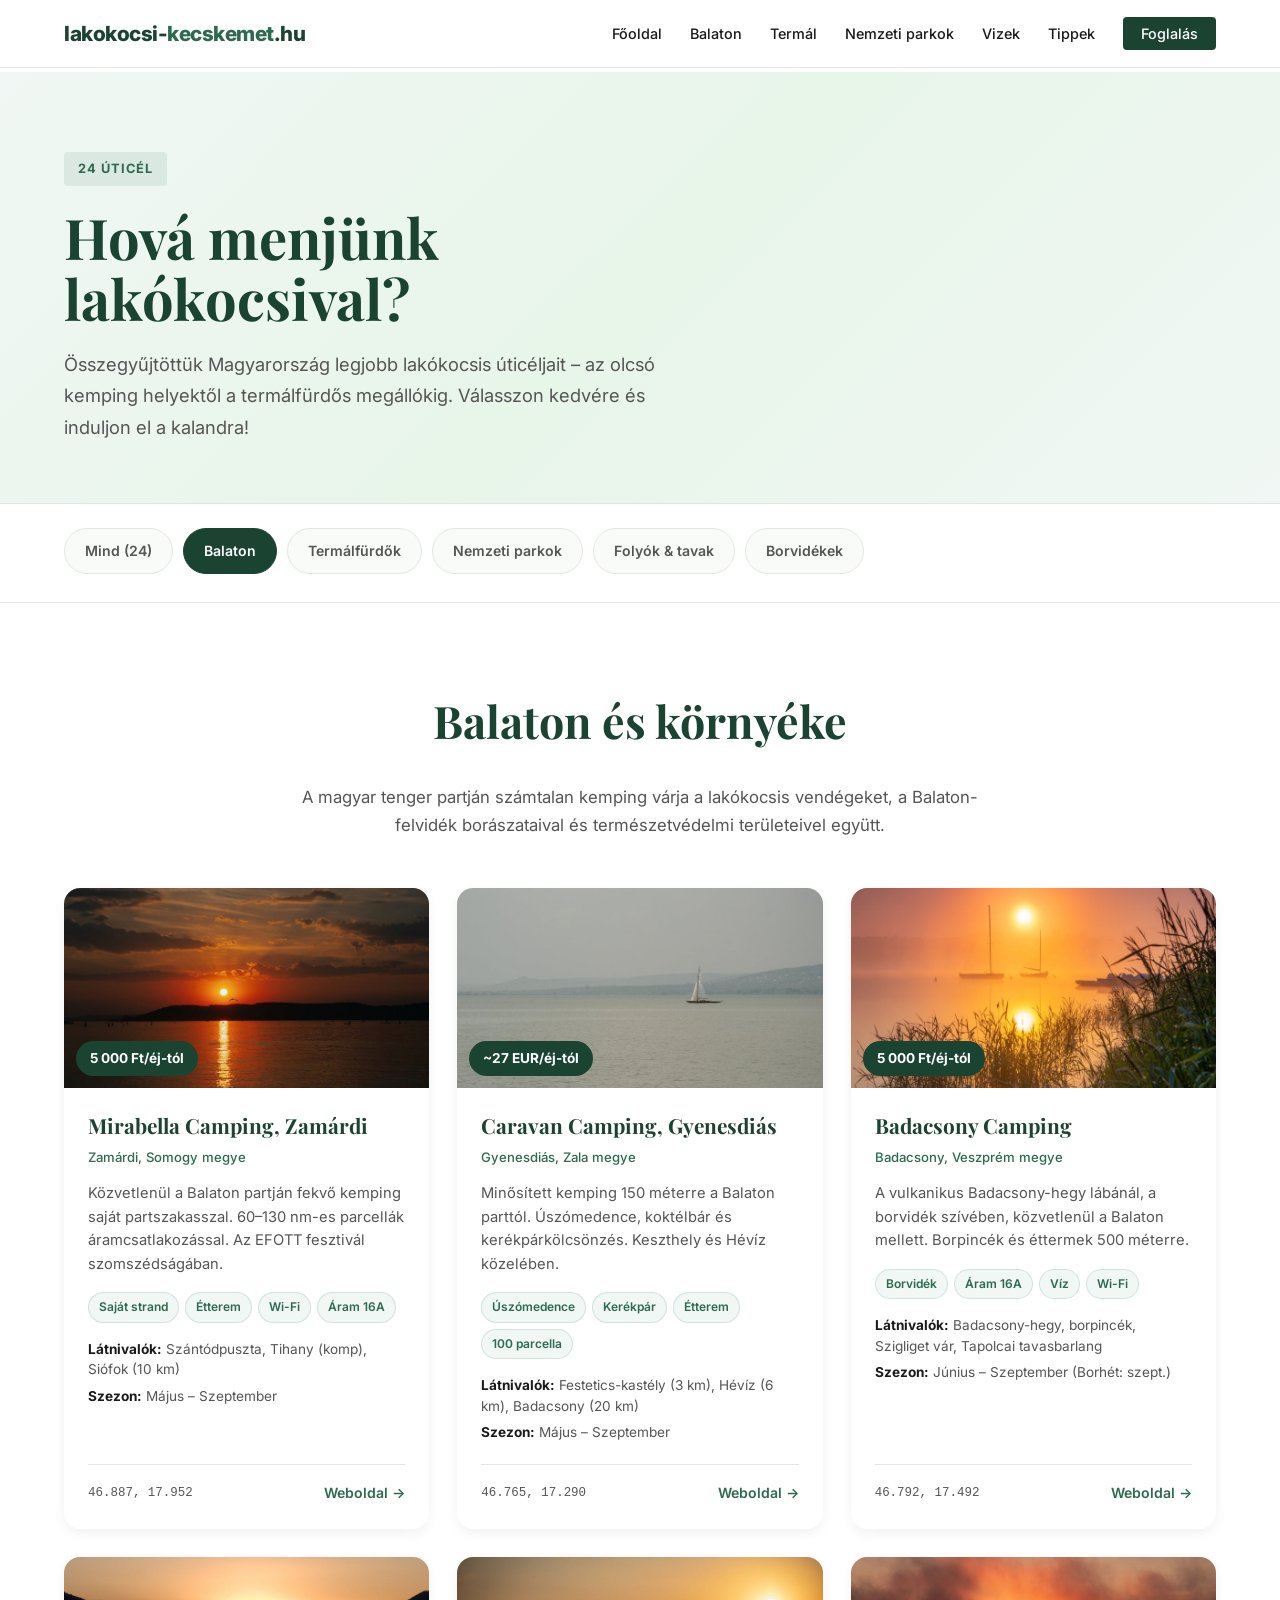
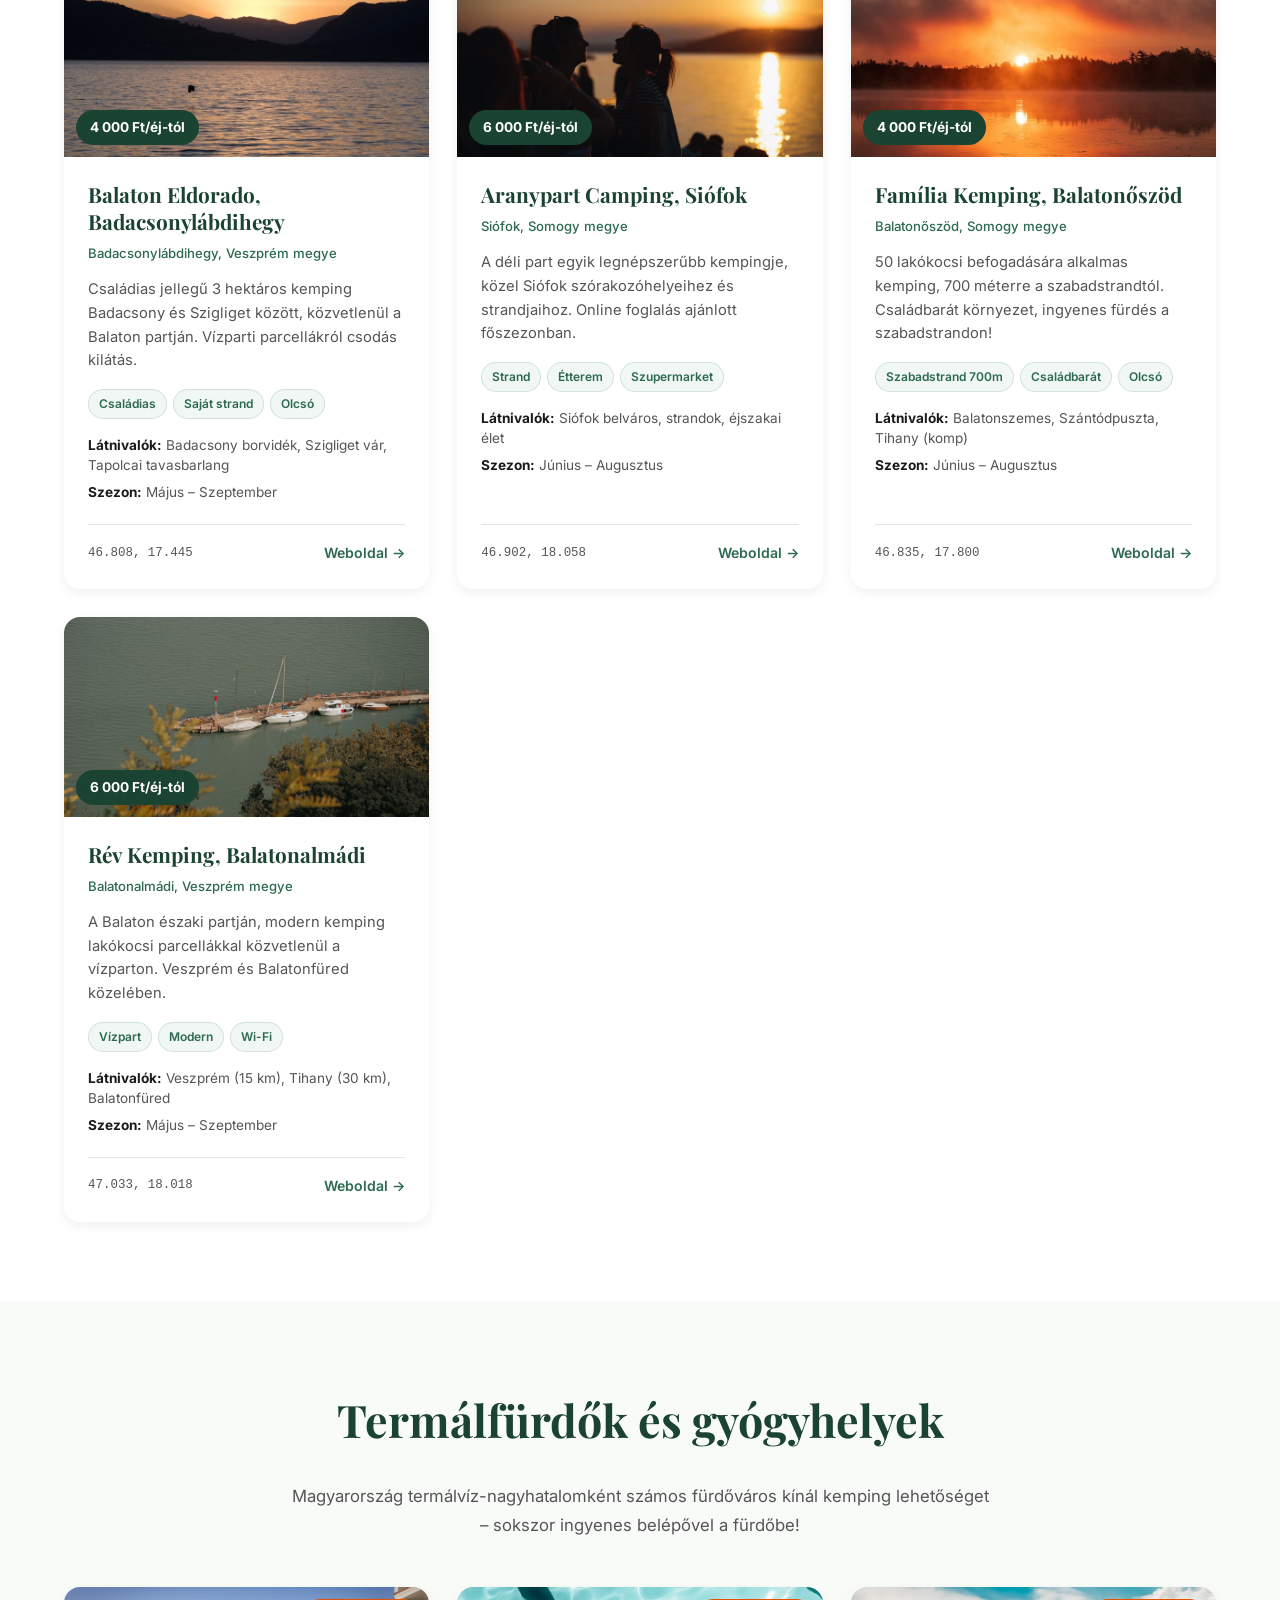
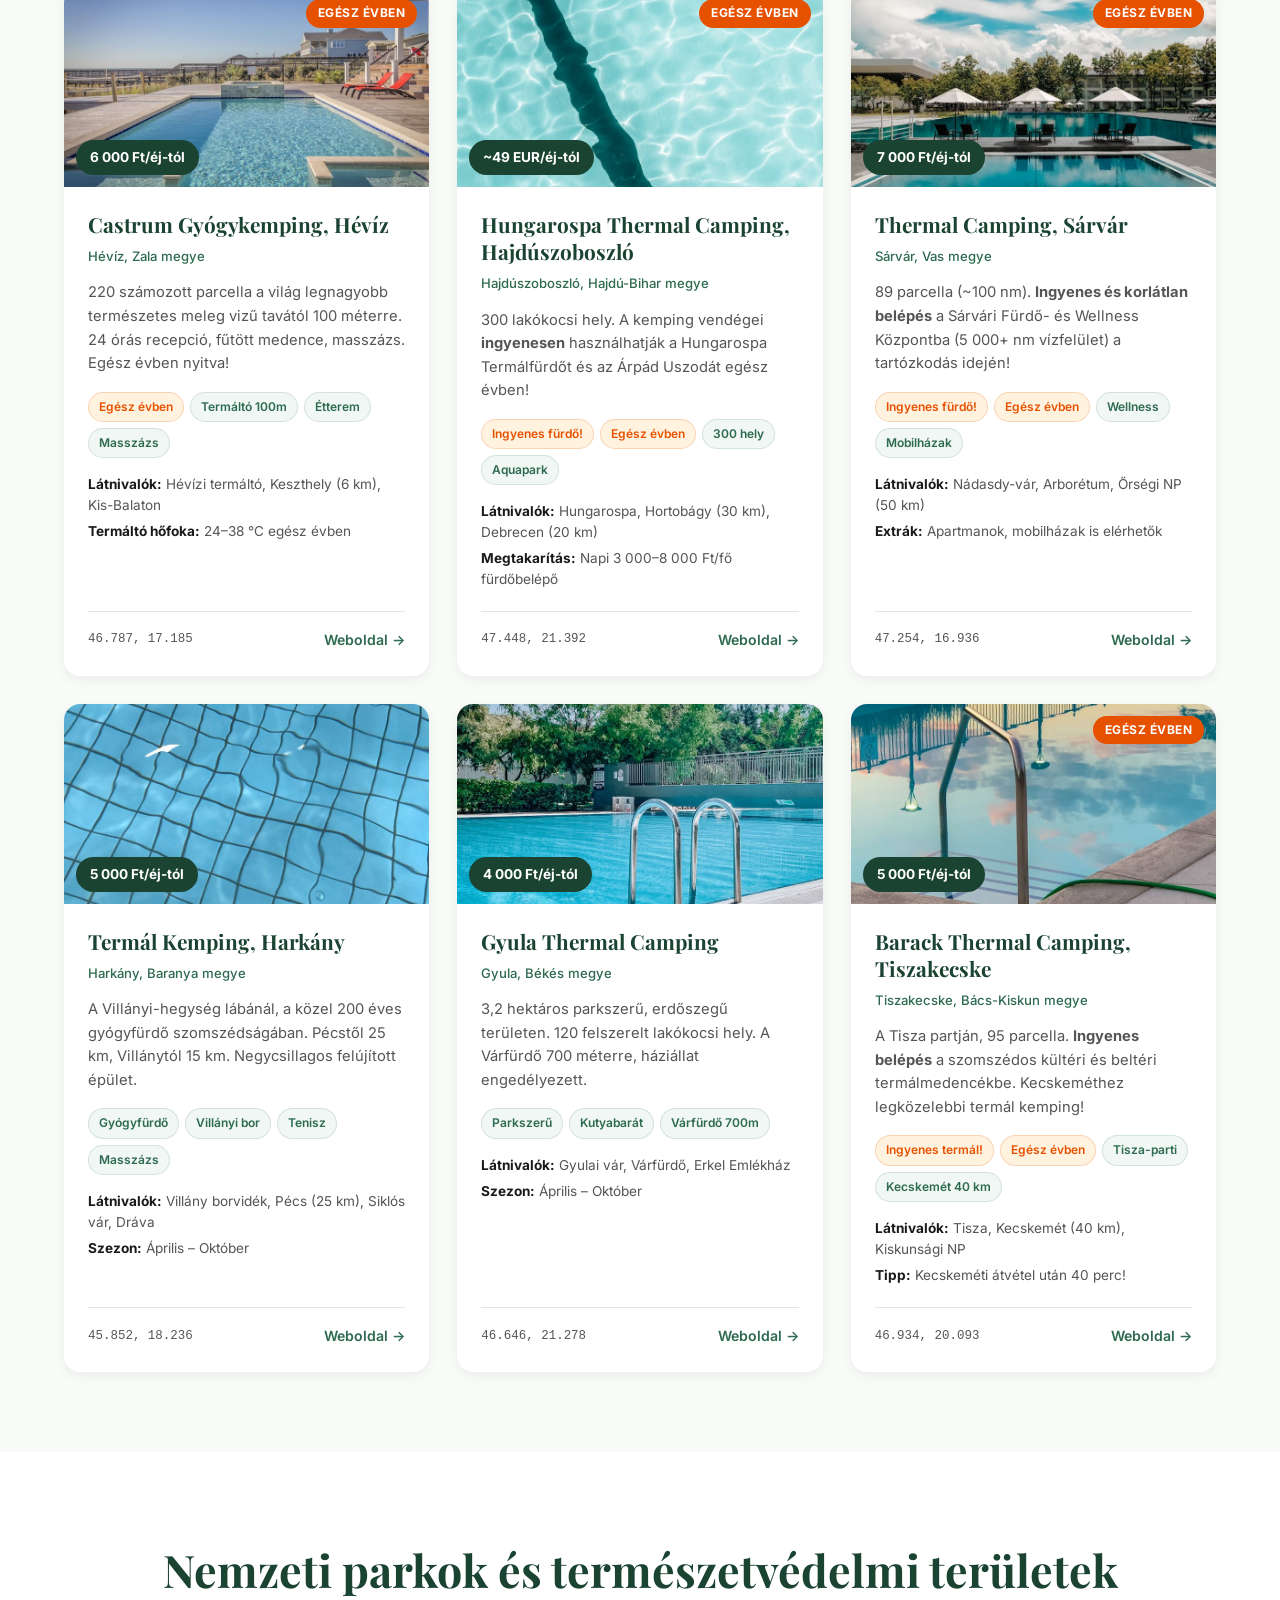
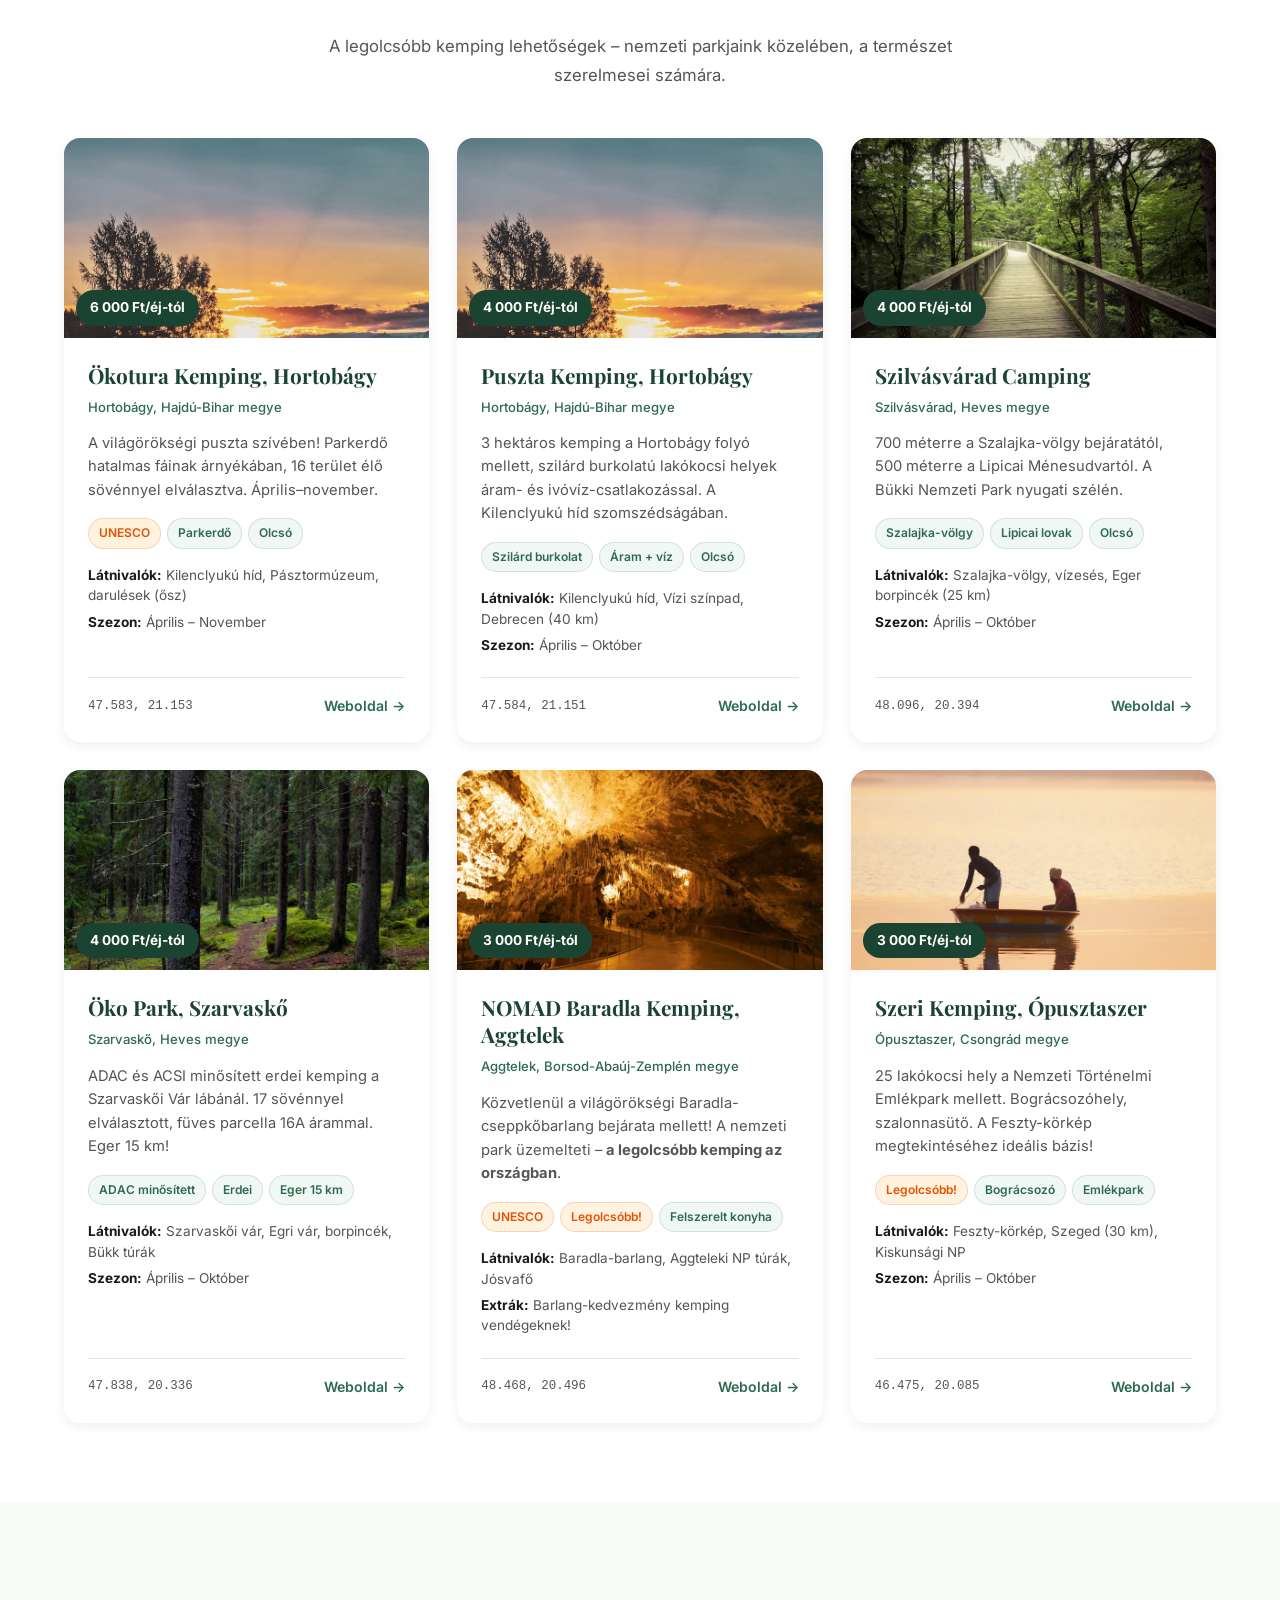
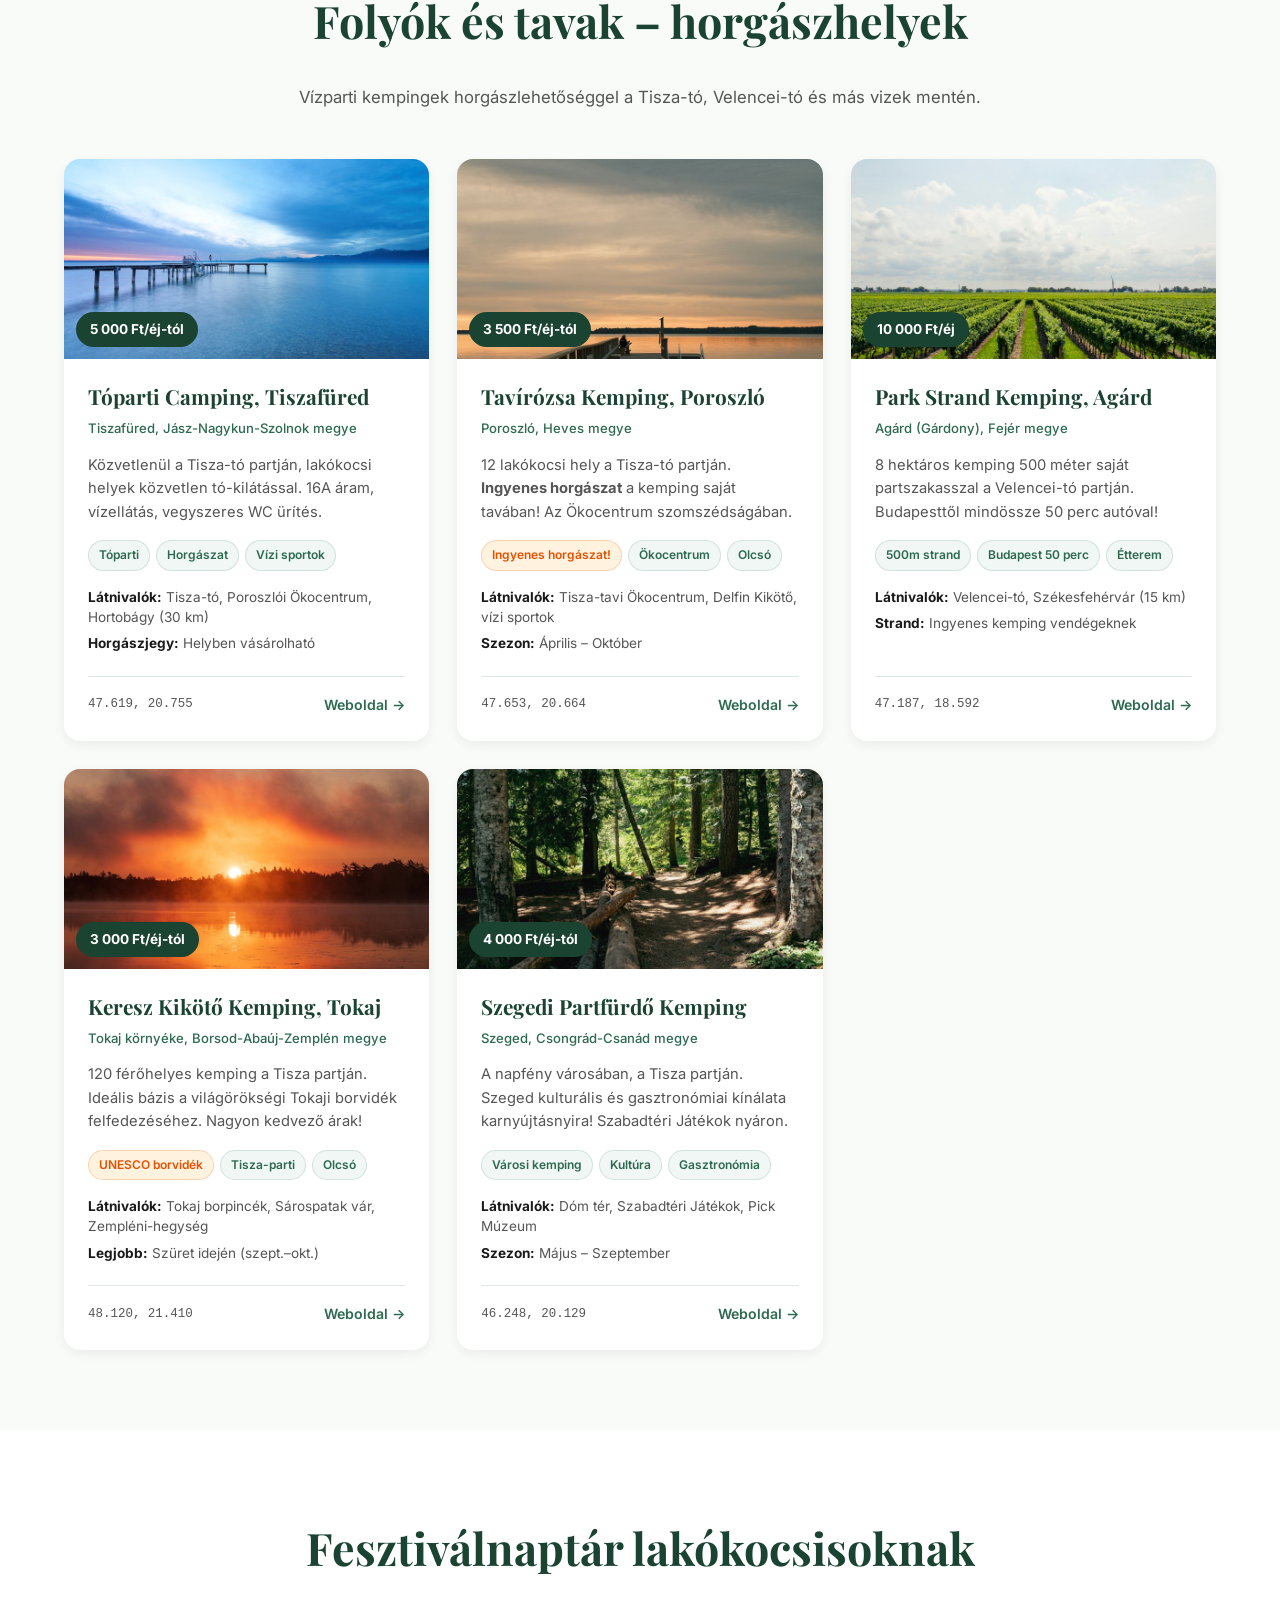
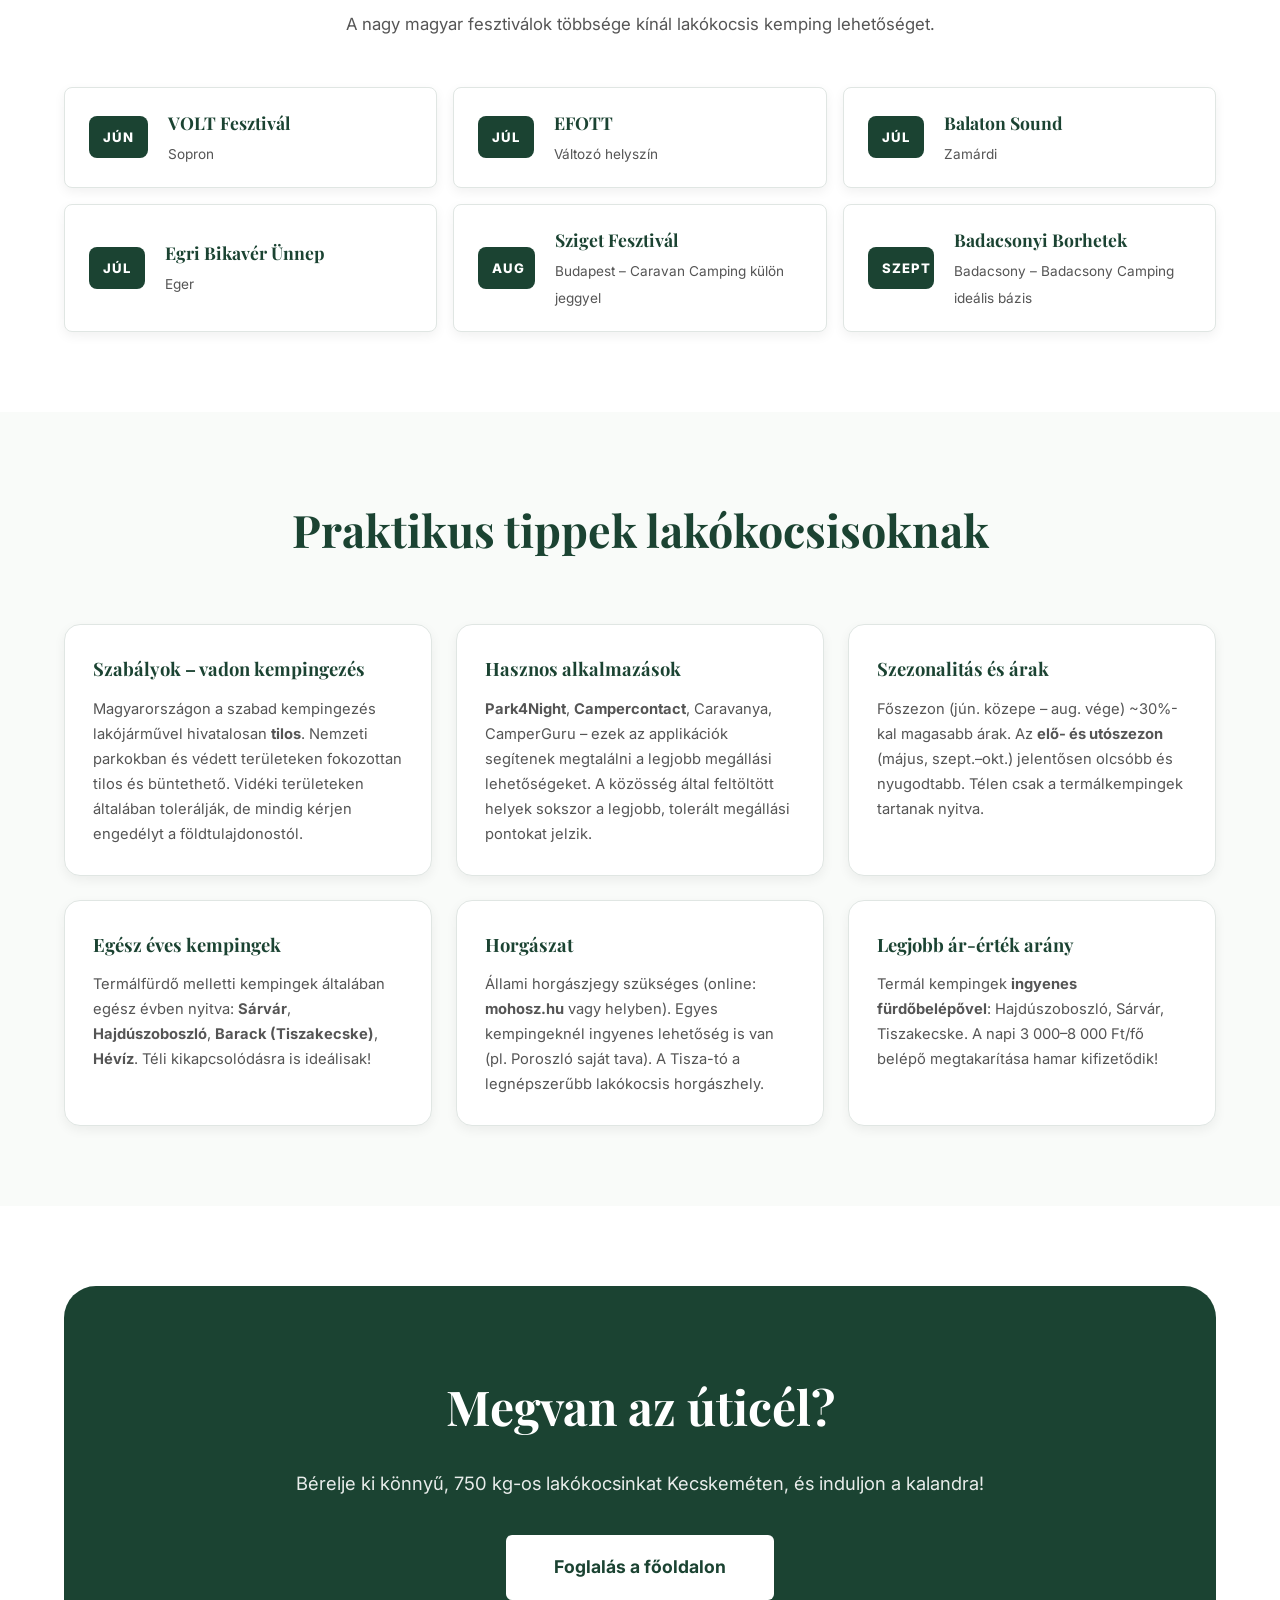
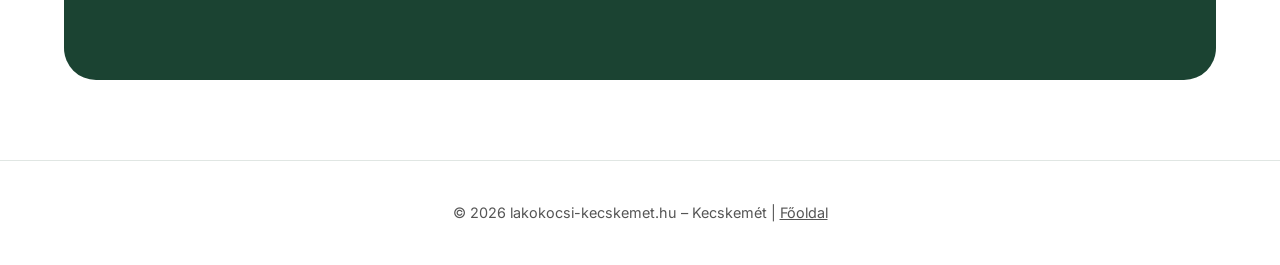
<file: html/uticelok.html>
<!DOCTYPE html>
<html lang="hu">

<head>
    <meta charset="UTF-8">
    <meta name="viewport" content="width=device-width, initial-scale=1.0">
    <title>Úticélok Lakókocsival Magyarországon | lakokocsi-kecskemet.hu</title>
    <meta name="description"
        content="24 lakókocsis úticél Magyarországon: Balaton, termálfürdők, nemzeti parkok, horgászhelyek. Olcsó és ingyenes kemping lehetőségek térképpel.">
    <meta name="keywords"
        content="lakókocsi úticél magyarország, kemping magyarország, olcsó kemping, termál kemping, balaton kemping, horgász kemping">
    <link rel="canonical" href="https://lakokocsi-kecskemet.hu/uticelok.html">

    <meta property="og:title" content="Úticélok Lakókocsival Magyarországon">
    <meta property="og:description" content="24 kemping és megálló Magyarországon – az olcsótól az ingyenesig.">
    <meta property="og:url" content="https://lakokocsi-kecskemet.hu/uticelok.html">

    <link rel="preconnect" href="https://fonts.googleapis.com">
    <link rel="preconnect" href="https://fonts.gstatic.com" crossorigin>
    <link
        href="https://fonts.googleapis.com/css2?family=Inter:wght@400;500;600;700;800&family=Playfair+Display:wght@700&display=swap"
        rel="stylesheet">
    <link rel="stylesheet" href="index.css">
    <link rel="stylesheet" href="uticelok.css">
</head>

<body>

    <!-- Navigation -->
    <nav class="main-nav">
        <div class="container nav-wrap">
            <a href="index.html" class="brand">lakokocsi-<span>kecskemet</span>.hu</a>
            <button class="nav-toggle" id="nav-toggle" aria-label="Menü megnyitása">
                <span></span><span></span><span></span>
            </button>
            <ul class="nav-links" id="nav-links">
                <li><a href="index.html">Főoldal</a></li>
                <li><a href="#balaton">Balaton</a></li>
                <li><a href="#thermal">Termál</a></li>
                <li><a href="#national-parks">Nemzeti parkok</a></li>
                <li><a href="#rivers-lakes">Vizek</a></li>
                <li><a href="#tippek">Tippek</a></li>
                <li><a href="index.html#foglalas" class="cta-small">Foglalás</a></li>
            </ul>
        </div>
    </nav>

    <!-- Hero -->
    <header class="dest-hero">
        <div class="container">
            <span class="badge">24 úticél</span>
            <h1>Hová menjünk<br>lakókocsival?</h1>
            <p>Összegyűjtöttük Magyarország legjobb lakókocsis úticéljait &ndash; az olcsó kemping helyektől a
                termálfürdős megállókig. Válasszon kedvére és induljon el a kalandra!</p>
        </div>
    </header>

    <main>

        <!-- Kategória gyorsnavigáció -->
        <section class="category-nav-section">
            <div class="container">
                <div class="category-pills">
                    <a href="#balaton" class="cat-pill active" data-cat="all">Mind (24)</a>
                    <a href="#balaton" class="cat-pill" data-cat="balaton">Balaton</a>
                    <a href="#thermal" class="cat-pill" data-cat="thermal">Termálfürdők</a>
                    <a href="#national-parks" class="cat-pill" data-cat="national-parks">Nemzeti parkok</a>
                    <a href="#rivers-lakes" class="cat-pill" data-cat="rivers-lakes">Folyók &amp; tavak</a>
                    <a href="#wine" class="cat-pill" data-cat="wine">Borvidékek</a>
                </div>
            </div>
        </section>

        <!-- ==================== BALATON ==================== -->
        <section id="balaton" class="dest-section">
            <div class="container">
                <div class="section-header">
                    <h2 class="section-title">Balaton és környéke</h2>
                    <p class="section-subtitle">A magyar tenger partján számtalan kemping várja a lakókocsis vendégeket,
                        a Balaton-felvidék borászataival és természetvédelmi területeivel együtt.</p>
                </div>

                <div class="dest-grid">

                    <!-- Mirabella Camping -->
                    <article class="dest-card">
                        <div class="dest-card-img">
                            <img src="assets/destinations/balaton_zamardi.jpg"
                                alt="Zamárdi, Balaton-part" loading="lazy">
                            <span class="dest-price-badge">5 000 Ft/éj-tól</span>
                        </div>
                        <div class="dest-card-body">
                            <div class="dest-card-top">
                                <h3>Mirabella Camping, Zamárdi</h3>
                                <span class="dest-location">Zamárdi, Somogy megye</span>
                            </div>
                            <p>Közvetlenül a Balaton partján fekvő kemping saját partszakasszal.
                                60&ndash;130 nm-es parcellák áramcsatlakozással. Az EFOTT fesztivál szomszédságában.</p>
                            <div class="dest-tags">
                                <span class="tag">Saját strand</span>
                                <span class="tag">Étterem</span>
                                <span class="tag">Wi-Fi</span>
                                <span class="tag">Áram 16A</span>
                            </div>
                            <div class="dest-highlights">
                                <div class="highlight">
                                    <strong>Látnivalók:</strong> Szántódpuszta, Tihany (komp), Siófok (10 km)
                                </div>
                                <div class="highlight">
                                    <strong>Szezon:</strong> Május &ndash; Szeptember
                                </div>
                            </div>
                            <div class="dest-card-footer">
                                <span class="dest-gps" title="GPS koordináta">46.887, 17.952</span>
                                <a href="https://mirabellacamping.hu/" target="_blank" rel="noopener"
                                    class="dest-link">Weboldal &rarr;</a>
                            </div>
                        </div>
                    </article>

                    <!-- Caravan Camping Gyenesdiás -->
                    <article class="dest-card">
                        <div class="dest-card-img">
                            <img src="assets/destinations/balaton_gyenesdias.jpg"
                                alt="Gyenesdiás, Balaton" loading="lazy">
                            <span class="dest-price-badge">~27 EUR/éj-tól</span>
                        </div>
                        <div class="dest-card-body">
                            <div class="dest-card-top">
                                <h3>Caravan Camping, Gyenesdiás</h3>
                                <span class="dest-location">Gyenesdiás, Zala megye</span>
                            </div>
                            <p>Minősített kemping 150 méterre a Balaton parttól. Úszómedence, koktélbár és
                                kerékpárkölcsönzés. Keszthely és Hévíz közelében.</p>
                            <div class="dest-tags">
                                <span class="tag">Úszómedence</span>
                                <span class="tag">Kerékpár</span>
                                <span class="tag">Étterem</span>
                                <span class="tag">100 parcella</span>
                            </div>
                            <div class="dest-highlights">
                                <div class="highlight">
                                    <strong>Látnivalók:</strong> Festetics-kastély (3 km), Hévíz (6 km), Badacsony (20
                                    km)
                                </div>
                                <div class="highlight">
                                    <strong>Szezon:</strong> Május &ndash; Szeptember
                                </div>
                            </div>
                            <div class="dest-card-footer">
                                <span class="dest-gps">46.765, 17.290</span>
                                <a href="https://caravancamping.hu/en/" target="_blank" rel="noopener"
                                    class="dest-link">Weboldal &rarr;</a>
                            </div>
                        </div>
                    </article>

                    <!-- Badacsony Camping -->
                    <article class="dest-card">
                        <div class="dest-card-img">
                            <img src="assets/destinations/balaton_badacsony.jpg"
                                alt="Badacsony, szőlőhegy" loading="lazy">
                            <span class="dest-price-badge">5 000 Ft/éj-tól</span>
                        </div>
                        <div class="dest-card-body">
                            <div class="dest-card-top">
                                <h3>Badacsony Camping</h3>
                                <span class="dest-location">Badacsony, Veszprém megye</span>
                            </div>
                            <p>A vulkanikus Badacsony-hegy lábánál, a borvidék szívében, közvetlenül a Balaton mellett.
                                Borpincék és éttermek 500 méterre.</p>
                            <div class="dest-tags">
                                <span class="tag">Borvidék</span>
                                <span class="tag">Áram 16A</span>
                                <span class="tag">Víz</span>
                                <span class="tag">Wi-Fi</span>
                            </div>
                            <div class="dest-highlights">
                                <div class="highlight">
                                    <strong>Látnivalók:</strong> Badacsony-hegy, borpincék, Szigliget vár, Tapolcai
                                    tavasbarlang
                                </div>
                                <div class="highlight">
                                    <strong>Szezon:</strong> Június &ndash; Szeptember (Borhét: szept.)
                                </div>
                            </div>
                            <div class="dest-card-footer">
                                <span class="dest-gps">46.792, 17.492</span>
                                <a href="https://badacsonycamping.hu/en/" target="_blank" rel="noopener"
                                    class="dest-link">Weboldal &rarr;</a>
                            </div>
                        </div>
                    </article>

                    <!-- Eldorado -->
                    <article class="dest-card">
                        <div class="dest-card-img">
                            <img src="assets/destinations/balaton_eldorado.jpg"
                                alt="Balatoni kemping" loading="lazy">
                            <span class="dest-price-badge">4 000 Ft/éj-tól</span>
                        </div>
                        <div class="dest-card-body">
                            <div class="dest-card-top">
                                <h3>Balaton Eldorado, Badacsonylábdihegy</h3>
                                <span class="dest-location">Badacsonylábdihegy, Veszprém megye</span>
                            </div>
                            <p>Családias jellegű 3 hektáros kemping Badacsony és Szigliget között, közvetlenül a
                                Balaton partján. Vízparti parcellákról csodás kilátás.</p>
                            <div class="dest-tags">
                                <span class="tag">Családias</span>
                                <span class="tag">Saját strand</span>
                                <span class="tag">Olcsó</span>
                            </div>
                            <div class="dest-highlights">
                                <div class="highlight">
                                    <strong>Látnivalók:</strong> Badacsony borvidék, Szigliget vár, Tapolcai
                                    tavasbarlang
                                </div>
                                <div class="highlight">
                                    <strong>Szezon:</strong> Május &ndash; Szeptember
                                </div>
                            </div>
                            <div class="dest-card-footer">
                                <span class="dest-gps">46.808, 17.445</span>
                                <a href="https://www.balatoneldoradocamping.hu/" target="_blank" rel="noopener"
                                    class="dest-link">Weboldal &rarr;</a>
                            </div>
                        </div>
                    </article>

                    <!-- Aranypart -->
                    <article class="dest-card">
                        <div class="dest-card-img">
                            <img src="assets/destinations/balaton_siofok.jpg"
                                alt="Siófok, Balaton" loading="lazy">
                            <span class="dest-price-badge">6 000 Ft/éj-tól</span>
                        </div>
                        <div class="dest-card-body">
                            <div class="dest-card-top">
                                <h3>Aranypart Camping, Siófok</h3>
                                <span class="dest-location">Siófok, Somogy megye</span>
                            </div>
                            <p>A déli part egyik legnépszerűbb kempingje, közel Siófok szórakozóhelyeihez és
                                strandjaihoz. Online foglalás ajánlott főszezonban.</p>
                            <div class="dest-tags">
                                <span class="tag">Strand</span>
                                <span class="tag">Étterem</span>
                                <span class="tag">Szupermarket</span>
                            </div>
                            <div class="dest-highlights">
                                <div class="highlight">
                                    <strong>Látnivalók:</strong> Siófok belváros, strandok, éjszakai élet
                                </div>
                                <div class="highlight">
                                    <strong>Szezon:</strong> Június &ndash; Augusztus
                                </div>
                            </div>
                            <div class="dest-card-footer">
                                <span class="dest-gps">46.902, 18.058</span>
                                <a href="https://aranypartcamping.hu/en/" target="_blank" rel="noopener"
                                    class="dest-link">Weboldal &rarr;</a>
                            </div>
                        </div>
                    </article>

                    <!-- Familia -->
                    <article class="dest-card">
                        <div class="dest-card-img">
                            <img src="assets/destinations/balaton_oszod.jpg"
                                alt="Balatonőszöd" loading="lazy">
                            <span class="dest-price-badge">4 000 Ft/éj-tól</span>
                        </div>
                        <div class="dest-card-body">
                            <div class="dest-card-top">
                                <h3>Família Kemping, Balatonőszöd</h3>
                                <span class="dest-location">Balatonőszöd, Somogy megye</span>
                            </div>
                            <p>50 lakókocsi befogadására alkalmas kemping, 700 méterre a szabadstrandtól. Családbarát
                                környezet, ingyenes fürdés a szabadstrandon!</p>
                            <div class="dest-tags">
                                <span class="tag">Szabadstrand 700m</span>
                                <span class="tag">Családbarát</span>
                                <span class="tag">Olcsó</span>
                            </div>
                            <div class="dest-highlights">
                                <div class="highlight">
                                    <strong>Látnivalók:</strong> Balatonszemes, Szántódpuszta, Tihany (komp)
                                </div>
                                <div class="highlight">
                                    <strong>Szezon:</strong> Június &ndash; Augusztus
                                </div>
                            </div>
                            <div class="dest-card-footer">
                                <span class="dest-gps">46.835, 17.800</span>
                                <a href="https://www.familiacampingbalaton.hu/" target="_blank" rel="noopener"
                                    class="dest-link">Weboldal &rarr;</a>
                            </div>
                        </div>
                    </article>

                    <!-- Rév Kemping -->
                    <article class="dest-card">
                        <div class="dest-card-img">
                            <img src="assets/destinations/balaton_almadi.jpg"
                                alt="Balatonalmádi" loading="lazy">
                            <span class="dest-price-badge">6 000 Ft/éj-tól</span>
                        </div>
                        <div class="dest-card-body">
                            <div class="dest-card-top">
                                <h3>Rév Kemping, Balatonalmádi</h3>
                                <span class="dest-location">Balatonalmádi, Veszprém megye</span>
                            </div>
                            <p>A Balaton északi partján, modern kemping lakókocsi parcellákkal közvetlenül a vízparton.
                                Veszprém és Balatonfüred közelében.</p>
                            <div class="dest-tags">
                                <span class="tag">Vízpart</span>
                                <span class="tag">Modern</span>
                                <span class="tag">Wi-Fi</span>
                            </div>
                            <div class="dest-highlights">
                                <div class="highlight">
                                    <strong>Látnivalók:</strong> Veszprém (15 km), Tihany (30 km), Balatonfüred
                                </div>
                                <div class="highlight">
                                    <strong>Szezon:</strong> Május &ndash; Szeptember
                                </div>
                            </div>
                            <div class="dest-card-footer">
                                <span class="dest-gps">47.033, 18.018</span>
                                <a href="https://revkemping.hu/en/" target="_blank" rel="noopener"
                                    class="dest-link">Weboldal &rarr;</a>
                            </div>
                        </div>
                    </article>

                </div>
            </div>
        </section>

        <!-- ==================== TERMÁL ==================== -->
        <section id="thermal" class="dest-section bg-alt">
            <div class="container">
                <div class="section-header">
                    <h2 class="section-title">Termálfürdők és gyógyhelyek</h2>
                    <p class="section-subtitle">Magyarország termálvíz-nagyhatalomként számos fürdőváros kínál kemping
                        lehetőséget &ndash; sokszor ingyenes belépővel a fürdőbe!</p>
                </div>

                <div class="dest-grid">

                    <!-- Hévíz -->
                    <article class="dest-card">
                        <div class="dest-card-img">
                            <img src="assets/destinations/thermal_heviz.jpg"
                                alt="Hévíz termáltó" loading="lazy">
                            <span class="dest-price-badge">6 000 Ft/éj-tól</span>
                            <span class="dest-year-badge">Egész évben</span>
                        </div>
                        <div class="dest-card-body">
                            <div class="dest-card-top">
                                <h3>Castrum Gyógykemping, Hévíz</h3>
                                <span class="dest-location">Hévíz, Zala megye</span>
                            </div>
                            <p>220 számozott parcella a világ legnagyobb természetes meleg vizű tavától 100 méterre. 24
                                órás recepció, fűtött medence, masszázs. Egész évben nyitva!</p>
                            <div class="dest-tags">
                                <span class="tag tag-hot">Egész évben</span>
                                <span class="tag">Termáltó 100m</span>
                                <span class="tag">Étterem</span>
                                <span class="tag">Masszázs</span>
                            </div>
                            <div class="dest-highlights">
                                <div class="highlight">
                                    <strong>Látnivalók:</strong> Hévízi termáltó, Keszthely (6 km), Kis-Balaton
                                </div>
                                <div class="highlight">
                                    <strong>Termáltó hőfoka:</strong> 24&ndash;38 &deg;C egész évben
                                </div>
                            </div>
                            <div class="dest-card-footer">
                                <span class="dest-gps">46.787, 17.185</span>
                                <a href="https://campingheviz.eu/en/" target="_blank" rel="noopener"
                                    class="dest-link">Weboldal &rarr;</a>
                            </div>
                        </div>
                    </article>

                    <!-- Hajdúszoboszló -->
                    <article class="dest-card">
                        <div class="dest-card-img">
                            <img src="assets/destinations/thermal_hajduszoboszlo.jpg"
                                alt="Hajdúszoboszló aquapark" loading="lazy">
                            <span class="dest-price-badge">~49 EUR/éj-tól</span>
                            <span class="dest-year-badge">Egész évben</span>
                        </div>
                        <div class="dest-card-body">
                            <div class="dest-card-top">
                                <h3>Hungarospa Thermal Camping, Hajdúszoboszló</h3>
                                <span class="dest-location">Hajdúszoboszló, Hajdú-Bihar megye</span>
                            </div>
                            <p>300 lakókocsi hely. A kemping vendégei <strong>ingyenesen</strong> használhatják a
                                Hungarospa Termálfürdőt és az Árpád Uszodát egész évben!</p>
                            <div class="dest-tags">
                                <span class="tag tag-hot">Ingyenes fürdő!</span>
                                <span class="tag tag-hot">Egész évben</span>
                                <span class="tag">300 hely</span>
                                <span class="tag">Aquapark</span>
                            </div>
                            <div class="dest-highlights">
                                <div class="highlight">
                                    <strong>Látnivalók:</strong> Hungarospa, Hortobágy (30 km), Debrecen (20 km)
                                </div>
                                <div class="highlight">
                                    <strong>Megtakarítás:</strong> Napi 3 000&ndash;8 000 Ft/fő fürdőbelépő
                                </div>
                            </div>
                            <div class="dest-card-footer">
                                <span class="dest-gps">47.448, 21.392</span>
                                <a href="https://hungarospa.hu/en/thermalcamping/" target="_blank" rel="noopener"
                                    class="dest-link">Weboldal &rarr;</a>
                            </div>
                        </div>
                    </article>

                    <!-- Sárvár -->
                    <article class="dest-card">
                        <div class="dest-card-img">
                            <img src="assets/destinations/thermal_sarvar.jpg"
                                alt="Sárvár wellness" loading="lazy">
                            <span class="dest-price-badge">7 000 Ft/éj-tól</span>
                            <span class="dest-year-badge">Egész évben</span>
                        </div>
                        <div class="dest-card-body">
                            <div class="dest-card-top">
                                <h3>Thermal Camping, Sárvár</h3>
                                <span class="dest-location">Sárvár, Vas megye</span>
                            </div>
                            <p>89 parcella (~100 nm). <strong>Ingyenes és korlátlan belépés</strong> a Sárvári Fürdő- és
                                Wellness Központba (5 000+ nm vízfelület) a tartózkodás idején!</p>
                            <div class="dest-tags">
                                <span class="tag tag-hot">Ingyenes fürdő!</span>
                                <span class="tag tag-hot">Egész évben</span>
                                <span class="tag">Wellness</span>
                                <span class="tag">Mobilházak</span>
                            </div>
                            <div class="dest-highlights">
                                <div class="highlight">
                                    <strong>Látnivalók:</strong> Nádasdy-vár, Arborétum, Őrségi NP (50 km)
                                </div>
                                <div class="highlight">
                                    <strong>Extrák:</strong> Apartmanok, mobilházak is elérhetők
                                </div>
                            </div>
                            <div class="dest-card-footer">
                                <span class="dest-gps">47.254, 16.936</span>
                                <a href="https://thermalcamping.com/en/" target="_blank" rel="noopener"
                                    class="dest-link">Weboldal &rarr;</a>
                            </div>
                        </div>
                    </article>

                    <!-- Harkány -->
                    <article class="dest-card">
                        <div class="dest-card-img">
                            <img src="assets/destinations/thermal_harkany.jpg"
                                alt="Harkány, Villányi borvidék" loading="lazy">
                            <span class="dest-price-badge">5 000 Ft/éj-tól</span>
                        </div>
                        <div class="dest-card-body">
                            <div class="dest-card-top">
                                <h3>Termál Kemping, Harkány</h3>
                                <span class="dest-location">Harkány, Baranya megye</span>
                            </div>
                            <p>A Villányi-hegység lábánál, a közel 200 éves gyógyfürdő szomszédságában. Pécstől 25 km,
                                Villánytól 15 km. Negycsillagos felújított épület.</p>
                            <div class="dest-tags">
                                <span class="tag">Gyógyfürdő</span>
                                <span class="tag">Villányi bor</span>
                                <span class="tag">Tenisz</span>
                                <span class="tag">Masszázs</span>
                            </div>
                            <div class="dest-highlights">
                                <div class="highlight">
                                    <strong>Látnivalók:</strong> Villány borvidék, Pécs (25 km), Siklós vár, Dráva
                                </div>
                                <div class="highlight">
                                    <strong>Szezon:</strong> Április &ndash; Október
                                </div>
                            </div>
                            <div class="dest-card-footer">
                                <span class="dest-gps">45.852, 18.236</span>
                                <a href="https://campingharkany.hu/" target="_blank" rel="noopener"
                                    class="dest-link">Weboldal &rarr;</a>
                            </div>
                        </div>
                    </article>

                    <!-- Gyula -->
                    <article class="dest-card">
                        <div class="dest-card-img">
                            <img src="assets/destinations/thermal_gyula.jpg"
                                alt="Gyulai vár" loading="lazy">
                            <span class="dest-price-badge">4 000 Ft/éj-tól</span>
                        </div>
                        <div class="dest-card-body">
                            <div class="dest-card-top">
                                <h3>Gyula Thermal Camping</h3>
                                <span class="dest-location">Gyula, Békés megye</span>
                            </div>
                            <p>3,2 hektáros parkszerű, erdőszegű területen. 120 felszerelt lakókocsi hely. A Várfürdő
                                700 méterre, háziállat engedélyezett.</p>
                            <div class="dest-tags">
                                <span class="tag">Parkszerű</span>
                                <span class="tag">Kutyabarát</span>
                                <span class="tag">Várfürdő 700m</span>
                            </div>
                            <div class="dest-highlights">
                                <div class="highlight">
                                    <strong>Látnivalók:</strong> Gyulai vár, Várfürdő, Erkel Emlékház
                                </div>
                                <div class="highlight">
                                    <strong>Szezon:</strong> Április &ndash; Október
                                </div>
                            </div>
                            <div class="dest-card-footer">
                                <span class="dest-gps">46.646, 21.278</span>
                                <a href="http://gyulatermalkemping.hu/" target="_blank" rel="noopener"
                                    class="dest-link">Weboldal &rarr;</a>
                            </div>
                        </div>
                    </article>

                    <!-- Barack Tiszakecske -->
                    <article class="dest-card">
                        <div class="dest-card-img">
                            <img src="assets/destinations/thermal_tiszakecske.jpg"
                                alt="Tiszakecske, Tisza-part" loading="lazy">
                            <span class="dest-price-badge">5 000 Ft/éj-tól</span>
                            <span class="dest-year-badge">Egész évben</span>
                        </div>
                        <div class="dest-card-body">
                            <div class="dest-card-top">
                                <h3>Barack Thermal Camping, Tiszakecske</h3>
                                <span class="dest-location">Tiszakecske, Bács-Kiskun megye</span>
                            </div>
                            <p>A Tisza partján, 95 parcella. <strong>Ingyenes belépés</strong> a szomszédos kültéri és
                                beltéri termálmedencékbe. Kecskeméthez legközelebbi termál kemping!</p>
                            <div class="dest-tags">
                                <span class="tag tag-hot">Ingyenes termál!</span>
                                <span class="tag tag-hot">Egész évben</span>
                                <span class="tag">Tisza-parti</span>
                                <span class="tag">Kecskemét 40 km</span>
                            </div>
                            <div class="dest-highlights">
                                <div class="highlight">
                                    <strong>Látnivalók:</strong> Tisza, Kecskemét (40 km), Kiskunsági NP
                                </div>
                                <div class="highlight">
                                    <strong>Tipp:</strong> Kecskeméti átvétel után 40 perc!
                                </div>
                            </div>
                            <div class="dest-card-footer">
                                <span class="dest-gps">46.934, 20.093</span>
                                <a href="https://barackresort.hu/en" target="_blank" rel="noopener"
                                    class="dest-link">Weboldal &rarr;</a>
                            </div>
                        </div>
                    </article>

                </div>
            </div>
        </section>

        <!-- ==================== NEMZETI PARKOK ==================== -->
        <section id="national-parks" class="dest-section">
            <div class="container">
                <div class="section-header">
                    <h2 class="section-title">Nemzeti parkok és természetvédelmi területek</h2>
                    <p class="section-subtitle">A legolcsóbb kemping lehetőségek &ndash; nemzeti parkjaink közelében,
                        a természet szerelmesei számára.</p>
                </div>

                <div class="dest-grid">

                    <!-- Hortobágy Ökotura -->
                    <article class="dest-card">
                        <div class="dest-card-img">
                            <img src="assets/destinations/park_hortobagy.jpg"
                                alt="Hortobágyi puszta" loading="lazy">
                            <span class="dest-price-badge">6 000 Ft/éj-tól</span>
                        </div>
                        <div class="dest-card-body">
                            <div class="dest-card-top">
                                <h3>Ökotura Kemping, Hortobágy</h3>
                                <span class="dest-location">Hortobágy, Hajdú-Bihar megye</span>
                            </div>
                            <p>A világörökségi puszta szívében! Parkerdő hatalmas fáinak árnyékában, 16 terület élő
                                sövénnyel elválasztva. Április&ndash;november.</p>
                            <div class="dest-tags">
                                <span class="tag tag-hot">UNESCO</span>
                                <span class="tag">Parkerdő</span>
                                <span class="tag">Olcsó</span>
                            </div>
                            <div class="dest-highlights">
                                <div class="highlight">
                                    <strong>Látnivalók:</strong> Kilenclyukú híd, Pásztormúzeum, darulések (ősz)
                                </div>
                                <div class="highlight">
                                    <strong>Szezon:</strong> Április &ndash; November
                                </div>
                            </div>
                            <div class="dest-card-footer">
                                <span class="dest-gps">47.583, 21.153</span>
                                <a href="https://okotura.hu/" target="_blank" rel="noopener"
                                    class="dest-link">Weboldal &rarr;</a>
                            </div>
                        </div>
                    </article>

                    <!-- Puszta Kemping -->
                    <article class="dest-card">
                        <div class="dest-card-img">
                            <img src="assets/destinations/park_hortobagy.jpg"
                                alt="Hortobágyi puszta, naplemente" loading="lazy">
                            <span class="dest-price-badge">4 000 Ft/éj-tól</span>
                        </div>
                        <div class="dest-card-body">
                            <div class="dest-card-top">
                                <h3>Puszta Kemping, Hortobágy</h3>
                                <span class="dest-location">Hortobágy, Hajdú-Bihar megye</span>
                            </div>
                            <p>3 hektáros kemping a Hortobágy folyó mellett, szilárd burkolatú lakókocsi helyek
                                áram- és ivóvíz-csatlakozással. A Kilenclyukú híd szomszédságában.</p>
                            <div class="dest-tags">
                                <span class="tag">Szilárd burkolat</span>
                                <span class="tag">Áram + víz</span>
                                <span class="tag">Olcsó</span>
                            </div>
                            <div class="dest-highlights">
                                <div class="highlight">
                                    <strong>Látnivalók:</strong> Kilenclyukú híd, Vízi színpad, Debrecen (40 km)
                                </div>
                                <div class="highlight">
                                    <strong>Szezon:</strong> Április &ndash; Október
                                </div>
                            </div>
                            <div class="dest-card-footer">
                                <span class="dest-gps">47.584, 21.151</span>
                                <a href="http://www.pusztakemping.hu/" target="_blank" rel="noopener"
                                    class="dest-link">Weboldal &rarr;</a>
                            </div>
                        </div>
                    </article>

                    <!-- Szilvásvárad -->
                    <article class="dest-card">
                        <div class="dest-card-img">
                            <img src="assets/destinations/park_szilvasvarad.jpg"
                                alt="Bükki erdő" loading="lazy">
                            <span class="dest-price-badge">4 000 Ft/éj-tól</span>
                        </div>
                        <div class="dest-card-body">
                            <div class="dest-card-top">
                                <h3>Szilvásvárad Camping</h3>
                                <span class="dest-location">Szilvásvárad, Heves megye</span>
                            </div>
                            <p>700 méterre a Szalajka-völgy bejáratától, 500 méterre a Lipicai Ménesudvartól. A Bükki
                                Nemzeti Park nyugati szélén.</p>
                            <div class="dest-tags">
                                <span class="tag">Szalajka-völgy</span>
                                <span class="tag">Lipicai lovak</span>
                                <span class="tag">Olcsó</span>
                            </div>
                            <div class="dest-highlights">
                                <div class="highlight">
                                    <strong>Látnivalók:</strong> Szalajka-völgy, vízesés, Eger borpincék (25 km)
                                </div>
                                <div class="highlight">
                                    <strong>Szezon:</strong> Április &ndash; Október
                                </div>
                            </div>
                            <div class="dest-card-footer">
                                <span class="dest-gps">48.096, 20.394</span>
                                <a href="https://szilvasvaradcamping.hu/hu/" target="_blank" rel="noopener"
                                    class="dest-link">Weboldal &rarr;</a>
                            </div>
                        </div>
                    </article>

                    <!-- Öko Park Szarvaskő -->
                    <article class="dest-card">
                        <div class="dest-card-img">
                            <img src="assets/destinations/park_szarvasko.jpg"
                                alt="Erdei kemping" loading="lazy">
                            <span class="dest-price-badge">4 000 Ft/éj-tól</span>
                        </div>
                        <div class="dest-card-body">
                            <div class="dest-card-top">
                                <h3>Öko Park, Szarvaskő</h3>
                                <span class="dest-location">Szarvaskő, Heves megye</span>
                            </div>
                            <p>ADAC és ACSI minősített erdei kemping a Szarvaskői Vár lábánál. 17 sövénnyel
                                elválasztott, füves parcella 16A árammal. Eger 15 km!</p>
                            <div class="dest-tags">
                                <span class="tag">ADAC minősített</span>
                                <span class="tag">Erdei</span>
                                <span class="tag">Eger 15 km</span>
                            </div>
                            <div class="dest-highlights">
                                <div class="highlight">
                                    <strong>Látnivalók:</strong> Szarvaskői vár, Egri vár, borpincék, Bükk túrák
                                </div>
                                <div class="highlight">
                                    <strong>Szezon:</strong> Április &ndash; Október
                                </div>
                            </div>
                            <div class="dest-card-footer">
                                <span class="dest-gps">47.838, 20.336</span>
                                <a href="https://www.okoparkszarvasko.com/kemping" target="_blank" rel="noopener"
                                    class="dest-link">Weboldal &rarr;</a>
                            </div>
                        </div>
                    </article>

                    <!-- Aggtelek -->
                    <article class="dest-card">
                        <div class="dest-card-img">
                            <img src="assets/destinations/park_aggtelek.jpg"
                                alt="Aggteleki barlang" loading="lazy">
                            <span class="dest-price-badge">3 000 Ft/éj-tól</span>
                        </div>
                        <div class="dest-card-body">
                            <div class="dest-card-top">
                                <h3>NOMAD Baradla Kemping, Aggtelek</h3>
                                <span class="dest-location">Aggtelek, Borsod-Abaúj-Zemplén megye</span>
                            </div>
                            <p>Közvetlenül a világörökségi Baradla-cseppkőbarlang bejárata mellett! A nemzeti park
                                üzemelteti &ndash; <strong>a legolcsóbb kemping az országban</strong>.</p>
                            <div class="dest-tags">
                                <span class="tag tag-hot">UNESCO</span>
                                <span class="tag tag-hot">Legolcsóbb!</span>
                                <span class="tag">Felszerelt konyha</span>
                            </div>
                            <div class="dest-highlights">
                                <div class="highlight">
                                    <strong>Látnivalók:</strong> Baradla-barlang, Aggteleki NP túrák, Jósvafő
                                </div>
                                <div class="highlight">
                                    <strong>Extrák:</strong> Barlang-kedvezmény kemping vendégeknek!
                                </div>
                            </div>
                            <div class="dest-card-footer">
                                <span class="dest-gps">48.468, 20.496</span>
                                <a href="http://anp.nemzetipark.gov.hu/" target="_blank" rel="noopener"
                                    class="dest-link">Weboldal &rarr;</a>
                            </div>
                        </div>
                    </article>

                    <!-- Ópusztaszer -->
                    <article class="dest-card">
                        <div class="dest-card-img">
                            <img src="assets/destinations/water_tiszafured.jpg"
                                alt="Ópusztaszer puszta" loading="lazy">
                            <span class="dest-price-badge">3 000 Ft/éj-tól</span>
                        </div>
                        <div class="dest-card-body">
                            <div class="dest-card-top">
                                <h3>Szeri Kemping, Ópusztaszer</h3>
                                <span class="dest-location">Ópusztaszer, Csongrád megye</span>
                            </div>
                            <p>25 lakókocsi hely a Nemzeti Történelmi Emlékpark mellett. Bográcsozóhely,
                                szalonnasütő. A Feszty-körkép megtekintéséhez ideális bázis!</p>
                            <div class="dest-tags">
                                <span class="tag tag-hot">Legolcsóbb!</span>
                                <span class="tag">Bográcsozó</span>
                                <span class="tag">Emlékpark</span>
                            </div>
                            <div class="dest-highlights">
                                <div class="highlight">
                                    <strong>Látnivalók:</strong> Feszty-körkép, Szeged (30 km), Kiskunsági NP
                                </div>
                                <div class="highlight">
                                    <strong>Szezon:</strong> Április &ndash; Október
                                </div>
                            </div>
                            <div class="dest-card-footer">
                                <span class="dest-gps">46.475, 20.085</span>
                                <a href="https://szallas.hu/szeri-kemping-fahaz-opusztaszer" target="_blank"
                                    rel="noopener" class="dest-link">Weboldal &rarr;</a>
                            </div>
                        </div>
                    </article>

                </div>
            </div>
        </section>

        <!-- ==================== FOLYÓK & TAVAK ==================== -->
        <section id="rivers-lakes" class="dest-section bg-alt">
            <div class="container">
                <div class="section-header">
                    <h2 class="section-title">Folyók és tavak &ndash; horgászhelyek</h2>
                    <p class="section-subtitle">Vízparti kempingek horgászlehetőséggel a Tisza-tó, Velencei-tó és más
                        vizek mentén.</p>
                </div>

                <div class="dest-grid">

                    <!-- Tiszafüred -->
                    <article class="dest-card">
                        <div class="dest-card-img">
                            <img src="assets/destinations/water_poroszlo.jpg"
                                alt="Tisza-tó" loading="lazy">
                            <span class="dest-price-badge">5 000 Ft/éj-tól</span>
                        </div>
                        <div class="dest-card-body">
                            <div class="dest-card-top">
                                <h3>Tóparti Camping, Tiszafüred</h3>
                                <span class="dest-location">Tiszafüred, Jász-Nagykun-Szolnok megye</span>
                            </div>
                            <p>Közvetlenül a Tisza-tó partján, lakókocsi helyek közvetlen tó-kilátással. 16A áram,
                                vízellátás, vegyszeres WC ürítés.</p>
                            <div class="dest-tags">
                                <span class="tag">Tóparti</span>
                                <span class="tag">Horgászat</span>
                                <span class="tag">Vízi sportok</span>
                            </div>
                            <div class="dest-highlights">
                                <div class="highlight">
                                    <strong>Látnivalók:</strong> Tisza-tó, Poroszlói Ökocentrum, Hortobágy (30 km)
                                </div>
                                <div class="highlight">
                                    <strong>Horgászjegy:</strong> Helyben vásárolható
                                </div>
                            </div>
                            <div class="dest-card-footer">
                                <span class="dest-gps">47.619, 20.755</span>
                                <a href="https://toparticamping.hu/" target="_blank" rel="noopener"
                                    class="dest-link">Weboldal &rarr;</a>
                            </div>
                        </div>
                    </article>

                    <!-- Poroszló -->
                    <article class="dest-card">
                        <div class="dest-card-img">
                            <img src="assets/destinations/water_velencei.jpg"
                                alt="Horgászat" loading="lazy">
                            <span class="dest-price-badge">3 500 Ft/éj-tól</span>
                        </div>
                        <div class="dest-card-body">
                            <div class="dest-card-top">
                                <h3>Tavírózsa Kemping, Poroszló</h3>
                                <span class="dest-location">Poroszló, Heves megye</span>
                            </div>
                            <p>12 lakókocsi hely a Tisza-tó partján. <strong>Ingyenes horgászat</strong> a kemping saját
                                tavában! Az Ökocentrum szomszédságában.</p>
                            <div class="dest-tags">
                                <span class="tag tag-hot">Ingyenes horgászat!</span>
                                <span class="tag">Ökocentrum</span>
                                <span class="tag">Olcsó</span>
                            </div>
                            <div class="dest-highlights">
                                <div class="highlight">
                                    <strong>Látnivalók:</strong> Tisza-tavi Ökocentrum, Delfin Kikötő, vízi sportok
                                </div>
                                <div class="highlight">
                                    <strong>Szezon:</strong> Április &ndash; Október
                                </div>
                            </div>
                            <div class="dest-card-footer">
                                <span class="dest-gps">47.653, 20.664</span>
                                <a href="https://www.poroszlodelfinkikoto.hu/kemping.htm" target="_blank"
                                    rel="noopener" class="dest-link">Weboldal &rarr;</a>
                            </div>
                        </div>
                    </article>

                    <!-- Velencei-tó -->
                    <article class="dest-card">
                        <div class="dest-card-img">
                            <img src="assets/destinations/wine_vineyard.jpg"
                                alt="Velencei-tó" loading="lazy">
                            <span class="dest-price-badge">10 000 Ft/éj</span>
                        </div>
                        <div class="dest-card-body">
                            <div class="dest-card-top">
                                <h3>Park Strand Kemping, Agárd</h3>
                                <span class="dest-location">Agárd (Gárdony), Fejér megye</span>
                            </div>
                            <p>8 hektáros kemping 500 méter saját partszakasszal a Velencei-tó partján. Budapesttől
                                mindössze 50 perc autóval!</p>
                            <div class="dest-tags">
                                <span class="tag">500m strand</span>
                                <span class="tag">Budapest 50 perc</span>
                                <span class="tag">Étterem</span>
                            </div>
                            <div class="dest-highlights">
                                <div class="highlight">
                                    <strong>Látnivalók:</strong> Velencei-tó, Székesfehérvár (15 km)
                                </div>
                                <div class="highlight">
                                    <strong>Strand:</strong> Ingyenes kemping vendégeknek
                                </div>
                            </div>
                            <div class="dest-card-footer">
                                <span class="dest-gps">47.187, 18.592</span>
                                <a href="https://parkkemping.hu/en/" target="_blank" rel="noopener"
                                    class="dest-link">Weboldal &rarr;</a>
                            </div>
                        </div>
                    </article>

                    <!-- Tokaj -->
                    <article class="dest-card">
                        <div class="dest-card-img">
                            <img src="assets/destinations/water_szeged.jpg"
                                alt="Tokaji borvidék" loading="lazy">
                            <span class="dest-price-badge">3 000 Ft/éj-tól</span>
                        </div>
                        <div class="dest-card-body">
                            <div class="dest-card-top">
                                <h3>Keresz Kikötő Kemping, Tokaj</h3>
                                <span class="dest-location">Tokaj környéke, Borsod-Abaúj-Zemplén megye</span>
                            </div>
                            <p>120 férőhelyes kemping a Tisza partján. Ideális bázis a világörökségi Tokaji borvidék
                                felfedezéséhez. Nagyon kedvező árak!</p>
                            <div class="dest-tags">
                                <span class="tag tag-hot">UNESCO borvidék</span>
                                <span class="tag">Tisza-parti</span>
                                <span class="tag">Olcsó</span>
                            </div>
                            <div class="dest-highlights">
                                <div class="highlight">
                                    <strong>Látnivalók:</strong> Tokaj borpincék, Sárospatak vár, Zempléni-hegység
                                </div>
                                <div class="highlight">
                                    <strong>Legjobb:</strong> Szüret idején (szept.&ndash;okt.)
                                </div>
                            </div>
                            <div class="dest-card-footer">
                                <span class="dest-gps">48.120, 21.410</span>
                                <a href="https://www.kereszkikoto.hu/kemping" target="_blank" rel="noopener"
                                    class="dest-link">Weboldal &rarr;</a>
                            </div>
                        </div>
                    </article>

                    <!-- Szeged -->
                    <article class="dest-card">
                        <div class="dest-card-img">
                            <img src="assets/destinations/park_opusztaszer.jpg"
                                alt="Szeged, Dóm tér" loading="lazy">
                            <span class="dest-price-badge">4 000 Ft/éj-tól</span>
                        </div>
                        <div class="dest-card-body">
                            <div class="dest-card-top">
                                <h3>Szegedi Partfürdő Kemping</h3>
                                <span class="dest-location">Szeged, Csongrád-Csanád megye</span>
                            </div>
                            <p>A napfény városában, a Tisza partján. Szeged kulturális és gasztronómiai kínálata
                                karnyújtásnyira! Szabadtéri Játékok nyáron.</p>
                            <div class="dest-tags">
                                <span class="tag">Városi kemping</span>
                                <span class="tag">Kultúra</span>
                                <span class="tag">Gasztronómia</span>
                            </div>
                            <div class="dest-highlights">
                                <div class="highlight">
                                    <strong>Látnivalók:</strong> Dóm tér, Szabadtéri Játékok, Pick Múzeum
                                </div>
                                <div class="highlight">
                                    <strong>Szezon:</strong> Május &ndash; Szeptember
                                </div>
                            </div>
                            <div class="dest-card-footer">
                                <span class="dest-gps">46.248, 20.129</span>
                                <a href="https://szegedkemping.hu/en/main-page/" target="_blank" rel="noopener"
                                    class="dest-link">Weboldal &rarr;</a>
                            </div>
                        </div>
                    </article>

                </div>
            </div>
        </section>

        <!-- ==================== FESZTIVÁLNAPTÁR ==================== -->
        <section id="fesztivalok" class="dest-section">
            <div class="container">
                <div class="section-header">
                    <h2 class="section-title">Fesztiválnaptár lakókocsisoknak</h2>
                    <p class="section-subtitle">A nagy magyar fesztiválok többsége kínál lakókocsis kemping
                        lehetőséget.</p>
                </div>
                <div class="festival-grid">
                    <div class="festival-card">
                        <div class="festival-month">JÚN</div>
                        <div class="festival-info">
                            <h4>VOLT Fesztivál</h4>
                            <span>Sopron</span>
                        </div>
                    </div>
                    <div class="festival-card">
                        <div class="festival-month">JÚL</div>
                        <div class="festival-info">
                            <h4>EFOTT</h4>
                            <span>Változó helyszín</span>
                        </div>
                    </div>
                    <div class="festival-card">
                        <div class="festival-month">JÚL</div>
                        <div class="festival-info">
                            <h4>Balaton Sound</h4>
                            <span>Zamárdi</span>
                        </div>
                    </div>
                    <div class="festival-card">
                        <div class="festival-month">JÚL</div>
                        <div class="festival-info">
                            <h4>Egri Bikavér Ünnep</h4>
                            <span>Eger</span>
                        </div>
                    </div>
                    <div class="festival-card">
                        <div class="festival-month">AUG</div>
                        <div class="festival-info">
                            <h4>Sziget Fesztivál</h4>
                            <span>Budapest &ndash; Caravan Camping külön jeggyel</span>
                        </div>
                    </div>
                    <div class="festival-card">
                        <div class="festival-month">SZEPT</div>
                        <div class="festival-info">
                            <h4>Badacsonyi Borhetek</h4>
                            <span>Badacsony &ndash; Badacsony Camping ideális bázis</span>
                        </div>
                    </div>
                </div>
            </div>
        </section>

        <!-- ==================== TIPPEK ==================== -->
        <section id="tippek" class="dest-section bg-alt">
            <div class="container">
                <div class="section-header">
                    <h2 class="section-title">Praktikus tippek lakókocsisoknak</h2>
                </div>

                <div class="tips-grid">
                    <div class="tip-card">
                        <h4>Szabályok &ndash; vadon kempingezés</h4>
                        <p>Magyarországon a szabad kempingezés lakójárművel hivatalosan <strong>tilos</strong>. Nemzeti
                            parkokban és védett területeken fokozottan tilos és büntethető. Vidéki területeken általában
                            tolerálják, de mindig kérjen engedélyt a földtulajdonostól.</p>
                    </div>
                    <div class="tip-card">
                        <h4>Hasznos alkalmazások</h4>
                        <p><strong>Park4Night</strong>, <strong>Campercontact</strong>, Caravanya, CamperGuru &ndash;
                            ezek az applikációk segítenek megtalálni a legjobb megállási lehetőségeket. A közösség által
                            feltöltött helyek sokszor a legjobb, tolerált megállási pontokat jelzik.</p>
                    </div>
                    <div class="tip-card">
                        <h4>Szezonalitás és árak</h4>
                        <p>Főszezon (jún. közepe &ndash; aug. vége) ~30%-kal magasabb árak. Az <strong>elő- és
                                utószezon</strong> (május, szept.&ndash;okt.) jelentősen olcsóbb és nyugodtabb.
                            Télen csak a termálkempingek tartanak nyitva.</p>
                    </div>
                    <div class="tip-card">
                        <h4>Egész éves kempingek</h4>
                        <p>Termálfürdő melletti kempingek általában egész évben nyitva: <strong>Sárvár</strong>,
                            <strong>Hajdúszoboszló</strong>, <strong>Barack (Tiszakecske)</strong>,
                            <strong>Hévíz</strong>. Téli kikapcsolódásra is ideálisak!
                        </p>
                    </div>
                    <div class="tip-card">
                        <h4>Horgászat</h4>
                        <p>Állami horgászjegy szükséges (online: <strong>mohosz.hu</strong> vagy helyben). Egyes
                            kempingeknél ingyenes lehetőség is van (pl. Poroszló saját tava). A Tisza-tó a
                            legnépszerűbb lakókocsis horgászhely.</p>
                    </div>
                    <div class="tip-card">
                        <h4>Legjobb ár-érték arány</h4>
                        <p>Termál kempingek <strong>ingyenes fürdőbelépővel</strong>: Hajdúszoboszló, Sárvár,
                            Tiszakecske. A napi 3 000&ndash;8 000 Ft/fő belépő megtakarítása hamar kifizetődik!</p>
                    </div>
                </div>
            </div>
        </section>

        <!-- CTA -->
        <section class="dest-cta">
            <div class="container">
                <div class="booking-block">
                    <div class="booking-inner">
                        <h2>Megvan az úticél?</h2>
                        <p>Bérelje ki könnyű, 750 kg-os lakókocsinkat Kecskeméten, és induljon a kalandra!</p>
                        <a href="index.html#foglalas" class="btn btn-light btn-xl">Foglalás a főoldalon</a>
                    </div>
                </div>
            </div>
        </section>

    </main>

    <footer class="site-footer">
        <div class="container">
            <p>&copy; 2026 lakokocsi-kecskemet.hu &ndash; Kecskemét | <a href="index.html"
                    style="color:inherit;">Főoldal</a></p>
        </div>
    </footer>

    <script>
        // Mobile nav toggle
        document.getElementById('nav-toggle').addEventListener('click', () => {
            document.getElementById('nav-links').classList.toggle('open');
        });
        document.querySelectorAll('#nav-links a').forEach(a => {
            a.addEventListener('click', () => document.getElementById('nav-links').classList.remove('open'));
        });

        // Smooth scroll offset for fixed nav
        document.querySelectorAll('a[href^="#"]').forEach(anchor => {
            anchor.addEventListener('click', (e) => {
                const target = document.querySelector(anchor.getAttribute('href'));
                if (!target) return;
                e.preventDefault();
                const top = target.getBoundingClientRect().top + window.pageYOffset - 130;
                window.scrollTo({ top, behavior: 'smooth' });
            });
        });

        // Active category pill based on scroll position
        (() => {
            const pills = document.querySelectorAll('.cat-pill[data-cat]');
            const sections = document.querySelectorAll('.dest-section[id]');

            // Map section ids to their pill data-cat values
            const catMap = {
                'balaton': 'balaton',
                'thermal': 'thermal',
                'national-parks': 'national-parks',
                'rivers-lakes': 'rivers-lakes',
                'wine': 'wine',
                'fesztivalok': null,
                'tippek': null
            };

            function setActivePill(catValue) {
                pills.forEach(p => p.classList.remove('active'));
                if (!catValue) {
                    pills.forEach(p => { if (p.dataset.cat === 'all') p.classList.add('active'); });
                    return;
                }
                let found = false;
                pills.forEach(p => {
                    if (p.dataset.cat === catValue) {
                        p.classList.add('active');
                        found = true;
                    }
                });
                if (!found) {
                    pills.forEach(p => { if (p.dataset.cat === 'all') p.classList.add('active'); });
                }
            }

            // Track which sections are currently visible
            const visibleSections = new Map();

            const observer = new IntersectionObserver((entries) => {
                entries.forEach(entry => {
                    if (entry.isIntersecting) {
                        visibleSections.set(entry.target.id, entry.intersectionRatio);
                    } else {
                        visibleSections.delete(entry.target.id);
                    }
                });

                // Find the topmost visible section
                let bestSection = null;
                let bestTop = Infinity;
                visibleSections.forEach((ratio, id) => {
                    const el = document.getElementById(id);
                    if (el) {
                        const top = el.getBoundingClientRect().top;
                        if (top < bestTop && top > -el.offsetHeight / 2) {
                            bestTop = top;
                            bestSection = id;
                        }
                    }
                });

                if (bestSection && catMap[bestSection] !== undefined) {
                    setActivePill(catMap[bestSection]);
                }
            }, {
                rootMargin: '-140px 0px -30% 0px',
                threshold: [0, 0.1, 0.25, 0.5]
            });

            sections.forEach(section => observer.observe(section));

            // Update on pill click - immediately set active and scroll
            pills.forEach(pill => {
                pill.addEventListener('click', (e) => {
                    e.preventDefault();
                    pills.forEach(p => p.classList.remove('active'));
                    pill.classList.add('active');

                    const cat = pill.dataset.cat;
                    if (cat === 'all') {
                        window.scrollTo({ top: 0, behavior: 'smooth' });
                        return;
                    }
                    // Find the section matching this category
                    const targetId = Object.keys(catMap).find(k => catMap[k] === cat);
                    if (targetId) {
                        const target = document.getElementById(targetId);
                        if (target) {
                            const top = target.getBoundingClientRect().top + window.pageYOffset - 140;
                            window.scrollTo({ top, behavior: 'smooth' });
                        }
                    }
                });
            });
        })();
    </script>
</body>

</html>
</file>
<file: html/index.css>
/* ===== Variables ===== */
:root {
    --primary: #1b4332;
    --accent: #2d6a4f;
    --text: #1a1a1a;
    --light-text: #555;
    --bg: #ffffff;
    --bg-alt: #f9fbf9;
    --border: #e0e6e3;
    --max-width: 1200px;
    --font-heading: 'Playfair Display', serif;
    --font-body: 'Inter', sans-serif;
    --shadow-sm: 0 4px 12px rgba(0, 0, 0, 0.06);
    --shadow: 0 10px 30px rgba(0, 0, 0, 0.08);
    --shadow-lg: 0 20px 60px rgba(0, 0, 0, 0.12);
    --radius: 16px;
    --radius-sm: 8px;
    --transition: 0.3s ease;
}

/* ===== Reset ===== */
*,
*::before,
*::after {
    margin: 0;
    padding: 0;
    box-sizing: border-box;
}

html {
    scroll-behavior: smooth;
}

body {
    font-family: var(--font-body);
    color: var(--text);
    line-height: 1.7;
    background: var(--bg);
    -webkit-font-smoothing: antialiased;
}

img {
    display: block;
    max-width: 100%;
    height: auto;
}

.container {
    max-width: var(--max-width);
    margin: 0 auto;
    padding: 0 24px;
}

.hidden {
    display: none !important;
}

/* ===== Navigation ===== */
.main-nav {
    position: fixed;
    top: 0;
    left: 0;
    width: 100%;
    background: rgba(255, 255, 255, 0.96);
    z-index: 1000;
    padding: 16px 0;
    border-bottom: 1px solid var(--border);
    backdrop-filter: blur(10px);
    -webkit-backdrop-filter: blur(10px);
}

.nav-wrap {
    display: flex;
    justify-content: space-between;
    align-items: center;
}

.brand {
    font-weight: 800;
    font-size: 1.3rem;
    color: var(--primary);
    letter-spacing: -0.5px;
    text-decoration: none;
}

.brand span {
    color: var(--accent);
}

.nav-toggle {
    display: none;
    flex-direction: column;
    gap: 5px;
    background: none;
    border: none;
    cursor: pointer;
    padding: 4px;
}

.nav-toggle span {
    display: block;
    width: 24px;
    height: 2px;
    background: var(--text);
    border-radius: 2px;
    transition: var(--transition);
}

.nav-links {
    list-style: none;
    display: flex;
    gap: 28px;
    align-items: center;
}

.nav-links a {
    text-decoration: none;
    color: var(--text);
    font-weight: 500;
    font-size: 0.9rem;
    transition: color var(--transition);
}

.nav-links a:hover {
    color: var(--accent);
}

.cta-small {
    background: var(--primary);
    color: #fff !important;
    padding: 8px 18px;
    border-radius: 4px;
}

.cta-small:hover {
    background: #000 !important;
}

/* ===== Hero ===== */
.hero {
    margin-top: 72px;
    padding: 80px 0 100px;
    background: linear-gradient(135deg, #fff 0%, #f0f7f4 100%);
    border-bottom: 1px solid var(--border);
}

.hero-inner {
    display: grid;
    grid-template-columns: 1fr 1.2fr;
    gap: 48px;
    align-items: center;
}

.badge {
    display: inline-block;
    font-size: 0.8rem;
    font-weight: 700;
    text-transform: uppercase;
    letter-spacing: 1px;
    color: var(--accent);
    background: rgba(45, 106, 79, 0.1);
    padding: 6px 14px;
    border-radius: 4px;
    margin-bottom: 20px;
}

.hero-text h1 {
    font-family: var(--font-heading);
    font-size: 3.8rem;
    line-height: 1.1;
    margin-bottom: 24px;
    color: var(--primary);
}

.hero-text p {
    font-size: 1.15rem;
    color: var(--light-text);
    margin-bottom: 36px;
    max-width: 480px;
}

.hero-actions {
    display: flex;
    gap: 16px;
    flex-wrap: wrap;
}

.hero-visual img {
    width: 100%;
    border-radius: 24px;
    box-shadow: var(--shadow-lg);
}

/* ===== Buttons ===== */
.btn {
    display: inline-block;
    padding: 16px 36px;
    border-radius: 6px;
    font-weight: 700;
    text-decoration: none;
    transition: var(--transition);
    cursor: pointer;
    border: none;
    font-family: inherit;
    font-size: 1rem;
    line-height: 1.4;
}

.btn-primary {
    background: var(--primary);
    color: #fff;
}

.btn-primary:hover {
    background: #000;
    transform: translateY(-2px);
}

.btn-outline {
    background: transparent;
    color: var(--primary);
    border: 2px solid var(--primary);
}

.btn-outline:hover {
    background: var(--primary);
    color: #fff;
    transform: translateY(-2px);
}

.btn-light {
    background: #fff;
    color: var(--primary);
}

.btn-light:hover {
    background: #f0f0f0;
}

.btn-xl {
    padding: 20px 48px;
    font-size: 1.1rem;
}

/* ===== Sections ===== */
section {
    padding: 100px 0;
}

.section-title {
    font-family: var(--font-heading);
    font-size: 2.8rem;
    text-align: center;
    margin-bottom: 56px;
    color: var(--primary);
}

.bg-alt {
    background: var(--bg-alt);
}

/* ===== Spec Grid ===== */
.spec-grid {
    display: grid;
    grid-template-columns: repeat(4, 1fr);
    gap: 20px;
    margin-bottom: 56px;
}

.spec-item {
    background: var(--bg-alt);
    padding: 24px;
    border-radius: var(--radius);
    text-align: center;
    border: 1px solid var(--border);
    transition: var(--transition);
}

.spec-item:hover {
    background: #fff;
    box-shadow: var(--shadow);
    transform: translateY(-4px);
}

.spec-label {
    display: block;
    font-size: 0.78rem;
    text-transform: uppercase;
    font-weight: 700;
    letter-spacing: 0.5px;
    color: var(--accent);
    margin-bottom: 6px;
}

.spec-value {
    display: block;
    font-size: 1.35rem;
    font-weight: 800;
    color: var(--primary);
}

/* ===== Feature Cards ===== */
.features-grid {
    display: grid;
    grid-template-columns: repeat(2, 1fr);
    gap: 32px;
}

.feature-card {
    background: #fff;
    border-radius: var(--radius);
    overflow: hidden;
    box-shadow: var(--shadow-sm);
    transition: var(--transition);
    display: flex;
    flex-direction: column;
}

.feature-card:hover {
    transform: translateY(-4px);
    box-shadow: var(--shadow);
}

.feature-img img {
    width: 100%;
    height: 220px;
    object-fit: cover;
}

.feature-body {
    padding: 28px;
}

.feature-body h3 {
    font-family: var(--font-heading);
    font-size: 1.5rem;
    color: var(--primary);
    margin-bottom: 16px;
}

.feature-body ul {
    list-style: none;
}

.feature-body ul li {
    position: relative;
    padding-left: 20px;
    margin-bottom: 8px;
    font-size: 0.93rem;
    color: var(--light-text);
    line-height: 1.6;
}

.feature-body ul li::before {
    content: '\2192';
    position: absolute;
    left: 0;
    color: var(--accent);
    font-weight: 700;
}

/* ===== Gallery ===== */
.gallery-grid {
    display: grid;
    grid-template-columns: repeat(auto-fill, minmax(260px, 1fr));
    gap: 16px;
}

.gallery-thumb {
    position: relative;
    overflow: hidden;
    border-radius: var(--radius-sm);
    cursor: pointer;
    aspect-ratio: 4 / 3;
    box-shadow: var(--shadow-sm);
}

.gallery-thumb img {
    width: 100%;
    height: 100%;
    object-fit: cover;
    transition: transform 0.5s ease;
}

.gallery-thumb:hover img {
    transform: scale(1.08);
}

.gallery-overlay {
    position: absolute;
    inset: 0;
    background: rgba(0, 0, 0, 0.25);
    opacity: 0;
    transition: opacity var(--transition);
    display: flex;
    align-items: center;
    justify-content: center;
    color: #fff;
    font-size: 0.9rem;
    font-weight: 600;
    letter-spacing: 0.5px;
}

.gallery-thumb:hover .gallery-overlay {
    opacity: 1;
}

/* ===== Steps ===== */
.steps-grid {
    display: grid;
    grid-template-columns: repeat(4, 1fr);
    gap: 32px;
    position: relative;
    margin-top: 40px;
}

.step-card {
    text-align: center;
    position: relative;
    z-index: 1;
}

.step-card:not(:last-child)::after {
    content: '';
    position: absolute;
    top: 25px;
    left: calc(50% + 30px);
    width: calc(100% - 20px);
    height: 2px;
    background: var(--border);
    z-index: -1;
}

.step-num {
    width: 50px;
    height: 50px;
    background: var(--primary);
    color: #fff;
    border-radius: 50%;
    display: flex;
    align-items: center;
    justify-content: center;
    font-weight: 800;
    font-size: 1.2rem;
    margin: 0 auto 20px;
    box-shadow: 0 0 0 8px var(--bg);
}

.step-card h3 {
    font-family: var(--font-heading);
    color: var(--primary);
    margin-bottom: 12px;
    font-size: 1.3rem;
}

.step-card p {
    font-size: 0.93rem;
    color: var(--light-text);
    line-height: 1.6;
}

/* ===== Pricing ===== */
.pricing-grid {
    display: grid;
    grid-template-columns: repeat(2, 1fr);
    gap: 32px;
    max-width: 800px;
    margin: 0 auto;
}

.price-card {
    background: #fff;
    border-radius: var(--radius);
    padding: 40px;
    box-shadow: var(--shadow-sm);
    border: 2px solid var(--border);
    text-align: center;
}

.price-card.featured {
    border-color: var(--primary);
    box-shadow: var(--shadow);
}

.season-label {
    font-weight: 700;
    text-transform: uppercase;
    letter-spacing: 1px;
    color: var(--accent);
    font-size: 0.85rem;
    margin-bottom: 8px;
    display: block;
}

.season-period {
    color: var(--light-text);
    font-size: 0.9rem;
    margin-bottom: 20px;
}

.price-tag {
    font-size: 2.8rem;
    font-weight: 800;
    color: var(--primary);
    margin-bottom: 24px;
}

.price-tag span {
    font-size: 1rem;
    font-weight: 400;
    color: var(--light-text);
}

.price-features {
    list-style: none;
    text-align: left;
}

.price-features li {
    padding: 8px 0;
    font-size: 0.93rem;
    color: var(--light-text);
    border-top: 1px solid var(--border);
}

.price-features li:last-child {
    border-bottom: 1px solid var(--border);
}

.pricing-note {
    text-align: center;
    margin-top: 40px;
    color: var(--light-text);
    font-size: 0.95rem;
}

/* ===== Destinations Promo ===== */
.destinations-promo {
    padding: 100px 0;
    background: linear-gradient(135deg, #f0f7f4 0%, #e8f5e9 50%, #fff 100%);
}

.promo-block {
    display: grid;
    grid-template-columns: 1.3fr 1fr;
    gap: 48px;
    align-items: center;
}

.promo-eyebrow {
    display: inline-block;
    font-size: 0.8rem;
    font-weight: 700;
    text-transform: uppercase;
    letter-spacing: 1.5px;
    color: var(--accent);
    margin-bottom: 16px;
}

.promo-content h2 {
    font-family: var(--font-heading);
    font-size: 3rem;
    color: var(--primary);
    margin-bottom: 20px;
    line-height: 1.15;
}

.promo-content p {
    font-size: 1.1rem;
    color: var(--light-text);
    line-height: 1.7;
    margin-bottom: 24px;
    max-width: 520px;
}

.promo-tags {
    display: flex;
    flex-wrap: wrap;
    gap: 8px;
    margin-bottom: 32px;
}

.promo-tags span {
    display: inline-block;
    padding: 6px 16px;
    background: rgba(45, 106, 79, 0.08);
    color: var(--accent);
    font-size: 0.82rem;
    font-weight: 600;
    border-radius: 100px;
    border: 1px solid rgba(45, 106, 79, 0.15);
}

.promo-image-grid {
    display: grid;
    grid-template-columns: 1fr 1fr;
    grid-template-rows: 1fr 1fr;
    gap: 12px;
}

.promo-img-card {
    position: relative;
    border-radius: var(--radius);
    overflow: hidden;
    box-shadow: var(--shadow);
    transition: var(--transition);
    text-decoration: none;
    aspect-ratio: 4/3;
}

.promo-img-card.promo-img-large {
    grid-row: 1 / 3;
    aspect-ratio: auto;
}

.promo-img-card img {
    width: 100%;
    height: 100%;
    object-fit: cover;
    transition: transform 0.5s ease;
}

.promo-img-card:hover img {
    transform: scale(1.08);
}

.promo-img-card:hover {
    box-shadow: var(--shadow-lg);
}

.promo-img-label {
    position: absolute;
    bottom: 0;
    left: 0;
    right: 0;
    padding: 12px 16px;
    background: linear-gradient(transparent, rgba(0,0,0,0.7));
    color: #fff;
    font-weight: 700;
    font-size: 0.9rem;
    letter-spacing: 0.5px;
}

@media (max-width: 992px) {
    .promo-block {
        grid-template-columns: 1fr;
    }

    .promo-content h2 {
        font-size: 2.4rem;
    }

    .promo-image-grid {
        grid-template-columns: 1fr 1fr;
        grid-template-rows: auto;
    }

    .promo-img-card.promo-img-large {
        grid-row: auto;
        grid-column: 1 / 3;
        aspect-ratio: 16/7;
    }
}

@media (max-width: 480px) {
    .promo-image-grid {
        grid-template-columns: 1fr 1fr;
    }

    .promo-img-card.promo-img-large {
        grid-column: 1 / 3;
    }

    .promo-content h2 {
        font-size: 2rem;
    }

    .destinations-promo {
        padding: 64px 0;
    }
}

/* ===== Booking ===== */
.booking-block {
    background: var(--primary);
    color: #fff;
    padding: 100px 32px;
    border-radius: 32px;
    text-align: center;
}

.booking-inner {
    max-width: 700px;
    margin: 0 auto;
}

.booking-block h2 {
    font-family: var(--font-heading);
    font-size: 3rem;
    margin-bottom: 20px;
}

.booking-block p {
    font-size: 1.15rem;
    margin-bottom: 36px;
    opacity: 0.9;
}

/* Occupancy reveal */
.occupancy-reveal {
    display: none;
    margin-top: 40px;
    animation: fadeIn 0.5s ease;
}

.status-box {
    background: rgba(255, 255, 255, 0.08);
    padding: 40px;
    border-radius: 20px;
    border: 1px solid rgba(255, 255, 255, 0.15);
}

.status-box h3 {
    font-family: var(--font-heading);
    font-size: 1.5rem;
    margin-bottom: 16px;
}

.status-box p {
    font-size: 1rem;
    margin-bottom: 24px;
}

.lead-form {
    display: flex;
    gap: 12px;
    max-width: 480px;
    margin: 0 auto;
}

.lead-form input[type="email"] {
    flex: 1;
    padding: 14px 18px;
    border-radius: 6px;
    border: none;
    font-size: 1rem;
    font-family: inherit;
}

.lead-form input[type="email"]:focus {
    outline: 2px solid var(--accent);
    outline-offset: 2px;
}

.form-success {
    margin-top: 20px;
    font-weight: 700;
    font-size: 1.05rem;
}

/* ===== Footer ===== */
.site-footer {
    padding: 40px 0;
    border-top: 1px solid var(--border);
    text-align: center;
    color: var(--light-text);
    font-size: 0.9rem;
}

/* ===== Lightbox ===== */
.lightbox {
    display: none;
    position: fixed;
    inset: 0;
    background: rgba(0, 0, 0, 0.94);
    z-index: 5000;
    align-items: center;
    justify-content: center;
}

.lightbox-content {
    max-width: 90vw;
    max-height: 90vh;
}

.lightbox-content img {
    max-width: 90vw;
    max-height: 80vh;
    object-fit: contain;
    border-radius: var(--radius-sm);
}

.lightbox-caption {
    color: #fff;
    text-align: center;
    padding: 16px 20px;
    font-size: 1rem;
    background: rgba(0, 0, 0, 0.5);
    border-radius: 0 0 var(--radius-sm) var(--radius-sm);
    margin-top: -4px;
}

.lightbox-nav {
    position: absolute;
    top: 50%;
    transform: translateY(-50%);
    color: #fff;
    font-size: 3rem;
    cursor: pointer;
    user-select: none;
    padding: 16px;
    background: rgba(255, 255, 255, 0.08);
    border: none;
    border-radius: 50%;
    width: 64px;
    height: 64px;
    display: flex;
    align-items: center;
    justify-content: center;
    transition: background var(--transition);
}

.lightbox-nav:hover {
    background: rgba(255, 255, 255, 0.18);
}

.lightbox-prev {
    left: 20px;
}

.lightbox-next {
    right: 20px;
}

.lightbox-close {
    position: absolute;
    top: 24px;
    right: 32px;
    color: #fff;
    font-size: 2.5rem;
    cursor: pointer;
    background: none;
    border: none;
    line-height: 1;
    transition: opacity var(--transition);
}

.lightbox-close:hover {
    opacity: 0.7;
}

/* ===== Animations ===== */
@keyframes fadeIn {
    from { opacity: 0; transform: translateY(12px); }
    to { opacity: 1; transform: translateY(0); }
}

/* ===== Responsive ===== */
@media (max-width: 992px) {
    .hero-inner {
        grid-template-columns: 1fr;
        text-align: center;
    }

    .hero-text p {
        max-width: 100%;
    }

    .hero-actions {
        justify-content: center;
    }

    .hero-text h1 {
        font-size: 2.8rem;
    }

    .hero {
        padding: 48px 0 60px;
    }

    .spec-grid {
        grid-template-columns: repeat(2, 1fr);
    }

    .features-grid {
        grid-template-columns: 1fr;
    }

    .steps-grid {
        grid-template-columns: 1fr;
        max-width: 400px;
        margin-left: auto;
        margin-right: auto;
    }

    .step-card:not(:last-child)::after {
        display: none;
    }

    .pricing-grid {
        grid-template-columns: 1fr;
        max-width: 400px;
    }

    .section-title {
        font-size: 2.2rem;
    }

    .booking-block {
        padding: 64px 24px;
        border-radius: 20px;
    }

    .booking-block h2 {
        font-size: 2.2rem;
    }
}

@media (max-width: 768px) {
    .nav-toggle {
        display: flex;
    }

    .nav-links {
        display: none;
        position: absolute;
        top: 100%;
        left: 0;
        width: 100%;
        background: #fff;
        flex-direction: column;
        padding: 20px 24px;
        gap: 16px;
        border-bottom: 1px solid var(--border);
        box-shadow: var(--shadow);
    }

    .nav-links.open {
        display: flex;
    }

    .nav-links li {
        width: 100%;
    }

    .nav-links a {
        display: block;
        padding: 8px 0;
        font-size: 1rem;
    }

    .cta-small {
        text-align: center;
        display: block;
        padding: 12px 18px;
    }

    .spec-grid {
        grid-template-columns: repeat(2, 1fr);
        gap: 12px;
    }

    .gallery-grid {
        grid-template-columns: repeat(2, 1fr);
        gap: 10px;
    }

    .lead-form {
        flex-direction: column;
    }

    .lead-form input[type="email"],
    .lead-form .btn {
        width: 100%;
    }

    .lightbox-nav {
        width: 48px;
        height: 48px;
        font-size: 2rem;
        padding: 8px;
    }

    .lightbox-prev {
        left: 8px;
    }

    .lightbox-next {
        right: 8px;
    }
}

@media (max-width: 480px) {
    .hero-text h1 {
        font-size: 2.2rem;
    }

    section {
        padding: 64px 0;
    }

    .spec-grid {
        grid-template-columns: 1fr 1fr;
    }

    .gallery-grid {
        grid-template-columns: 1fr 1fr;
    }
}
</file>
<file: html/uticelok.css>
/* ===== Destinations Page Styles ===== */

/* Hero */
.dest-hero {
    margin-top: 72px;
    padding: 80px 0 60px;
    background: linear-gradient(135deg, #f0f7f4 0%, #e8f5e9 50%, #f0f7f4 100%);
    border-bottom: 1px solid var(--border);
}

.dest-hero h1 {
    font-family: var(--font-heading);
    font-size: 3.5rem;
    line-height: 1.1;
    color: var(--primary);
    margin-bottom: 20px;
}

.dest-hero p {
    font-size: 1.15rem;
    color: var(--light-text);
    max-width: 600px;
    line-height: 1.7;
}

/* Category navigation pills */
.category-nav-section {
    padding: 24px 0;
    position: sticky;
    top: 72px;
    z-index: 100;
    background: rgba(255, 255, 255, 0.96);
    backdrop-filter: blur(10px);
    -webkit-backdrop-filter: blur(10px);
    border-bottom: 1px solid var(--border);
}

.category-pills {
    display: flex;
    gap: 10px;
    overflow-x: auto;
    padding-bottom: 4px;
    -webkit-overflow-scrolling: touch;
}

.cat-pill {
    display: inline-block;
    padding: 10px 20px;
    border-radius: 100px;
    font-size: 0.88rem;
    font-weight: 600;
    text-decoration: none;
    color: var(--light-text);
    background: var(--bg-alt);
    border: 1px solid var(--border);
    white-space: nowrap;
    transition: var(--transition);
}

.cat-pill:hover,
.cat-pill.active {
    background: var(--primary);
    color: #fff;
    border-color: var(--primary);
}

/* Section headers */
.section-header {
    text-align: center;
    margin-bottom: 48px;
}

.section-subtitle {
    color: var(--light-text);
    font-size: 1.05rem;
    max-width: 700px;
    margin: -32px auto 0;
    line-height: 1.7;
}

.dest-section {
    padding: 80px 0;
}

/* Destination card grid */
.dest-grid {
    display: grid;
    grid-template-columns: repeat(auto-fill, minmax(340px, 1fr));
    gap: 28px;
}

/* Destination card */
.dest-card {
    background: #fff;
    border-radius: var(--radius);
    overflow: hidden;
    box-shadow: var(--shadow-sm);
    transition: var(--transition);
    display: flex;
    flex-direction: column;
}

.dest-card:hover {
    transform: translateY(-4px);
    box-shadow: var(--shadow);
}

/* Card image area */
.dest-card-img {
    position: relative;
    height: 200px;
    overflow: hidden;
}

.dest-card-img img {
    width: 100%;
    height: 100%;
    object-fit: cover;
    transition: transform 0.5s ease;
}

.dest-card:hover .dest-card-img img {
    transform: scale(1.05);
}

.dest-price-badge {
    position: absolute;
    bottom: 12px;
    left: 12px;
    background: var(--primary);
    color: #fff;
    font-weight: 700;
    font-size: 0.85rem;
    padding: 6px 14px;
    border-radius: 100px;
}

.dest-year-badge {
    position: absolute;
    top: 12px;
    right: 12px;
    background: #e65100;
    color: #fff;
    font-weight: 700;
    font-size: 0.75rem;
    padding: 4px 12px;
    border-radius: 100px;
    text-transform: uppercase;
    letter-spacing: 0.5px;
}

/* Card body */
.dest-card-body {
    padding: 24px;
    display: flex;
    flex-direction: column;
    flex: 1;
}

.dest-card-top {
    margin-bottom: 12px;
}

.dest-card-top h3 {
    font-family: var(--font-heading);
    font-size: 1.3rem;
    color: var(--primary);
    margin-bottom: 4px;
    line-height: 1.3;
}

.dest-location {
    font-size: 0.82rem;
    color: var(--accent);
    font-weight: 500;
}

.dest-card-body > p {
    font-size: 0.92rem;
    color: var(--light-text);
    line-height: 1.6;
    margin-bottom: 16px;
}

/* Tags */
.dest-tags {
    display: flex;
    flex-wrap: wrap;
    gap: 6px;
    margin-bottom: 16px;
}

.tag {
    display: inline-block;
    font-size: 0.75rem;
    font-weight: 600;
    padding: 4px 10px;
    border-radius: 100px;
    background: #f0f7f4;
    color: var(--accent);
    border: 1px solid rgba(45, 106, 79, 0.15);
}

.tag-hot {
    background: #fff3e0;
    color: #e65100;
    border-color: rgba(230, 81, 0, 0.2);
}

/* Highlights */
.dest-highlights {
    margin-bottom: 16px;
    flex: 1;
}

.highlight {
    font-size: 0.85rem;
    color: var(--light-text);
    line-height: 1.5;
    margin-bottom: 6px;
}

.highlight strong {
    color: var(--text);
}

/* Card footer */
.dest-card-footer {
    display: flex;
    justify-content: space-between;
    align-items: center;
    padding-top: 16px;
    border-top: 1px solid var(--border);
    margin-top: auto;
}

.dest-gps {
    font-size: 0.78rem;
    color: var(--light-text);
    font-family: monospace;
    cursor: default;
}

.dest-link {
    font-size: 0.88rem;
    font-weight: 600;
    color: var(--accent);
    text-decoration: none;
    transition: color var(--transition);
}

.dest-link:hover {
    color: var(--primary);
}

/* Festival grid */
.festival-grid {
    display: grid;
    grid-template-columns: repeat(auto-fill, minmax(280px, 1fr));
    gap: 16px;
}

.festival-card {
    display: flex;
    align-items: center;
    gap: 20px;
    background: #fff;
    border-radius: var(--radius-sm);
    padding: 20px 24px;
    box-shadow: var(--shadow-sm);
    border: 1px solid var(--border);
    transition: var(--transition);
}

.festival-card:hover {
    box-shadow: var(--shadow);
    transform: translateY(-2px);
}

.festival-month {
    font-size: 0.82rem;
    font-weight: 800;
    color: #fff;
    background: var(--primary);
    padding: 10px 14px;
    border-radius: var(--radius-sm);
    min-width: 52px;
    text-align: center;
    letter-spacing: 1px;
}

.festival-info h4 {
    font-family: var(--font-heading);
    font-size: 1.1rem;
    color: var(--primary);
    margin-bottom: 2px;
}

.festival-info span {
    font-size: 0.85rem;
    color: var(--light-text);
}

/* Tips grid */
.tips-grid {
    display: grid;
    grid-template-columns: repeat(auto-fill, minmax(320px, 1fr));
    gap: 24px;
}

.tip-card {
    background: #fff;
    border-radius: var(--radius);
    padding: 28px;
    box-shadow: var(--shadow-sm);
    border: 1px solid var(--border);
}

.tip-card h4 {
    font-family: var(--font-heading);
    color: var(--primary);
    font-size: 1.15rem;
    margin-bottom: 12px;
}

.tip-card p {
    font-size: 0.92rem;
    color: var(--light-text);
    line-height: 1.7;
}

/* CTA section */
.dest-cta {
    padding: 80px 0;
}

.dest-cta .booking-block {
    padding: 80px 32px;
}

/* ===== Responsive ===== */
@media (max-width: 992px) {
    .dest-hero h1 {
        font-size: 2.6rem;
    }

    .dest-grid {
        grid-template-columns: repeat(auto-fill, minmax(300px, 1fr));
    }

    .dest-cta .booking-block {
        padding: 56px 24px;
    }
}

@media (max-width: 768px) {
    .dest-hero {
        padding: 56px 0 40px;
    }

    .dest-hero h1 {
        font-size: 2.2rem;
    }

    .dest-section {
        padding: 56px 0;
    }

    .dest-grid {
        grid-template-columns: 1fr;
    }

    .category-nav-section {
        top: 56px;
    }

    .category-pills {
        gap: 8px;
    }

    .cat-pill {
        padding: 8px 16px;
        font-size: 0.82rem;
    }

    .festival-grid {
        grid-template-columns: 1fr;
    }

    .tips-grid {
        grid-template-columns: 1fr;
    }

    .section-subtitle {
        margin-top: -24px;
    }
}

@media (max-width: 480px) {
    .dest-hero h1 {
        font-size: 1.9rem;
    }

    .dest-card-img {
        height: 180px;
    }

    .dest-cta .booking-block {
        padding: 48px 20px;
        border-radius: 16px;
    }

    .dest-cta .booking-block h2 {
        font-size: 1.8rem;
    }
}
</file>
